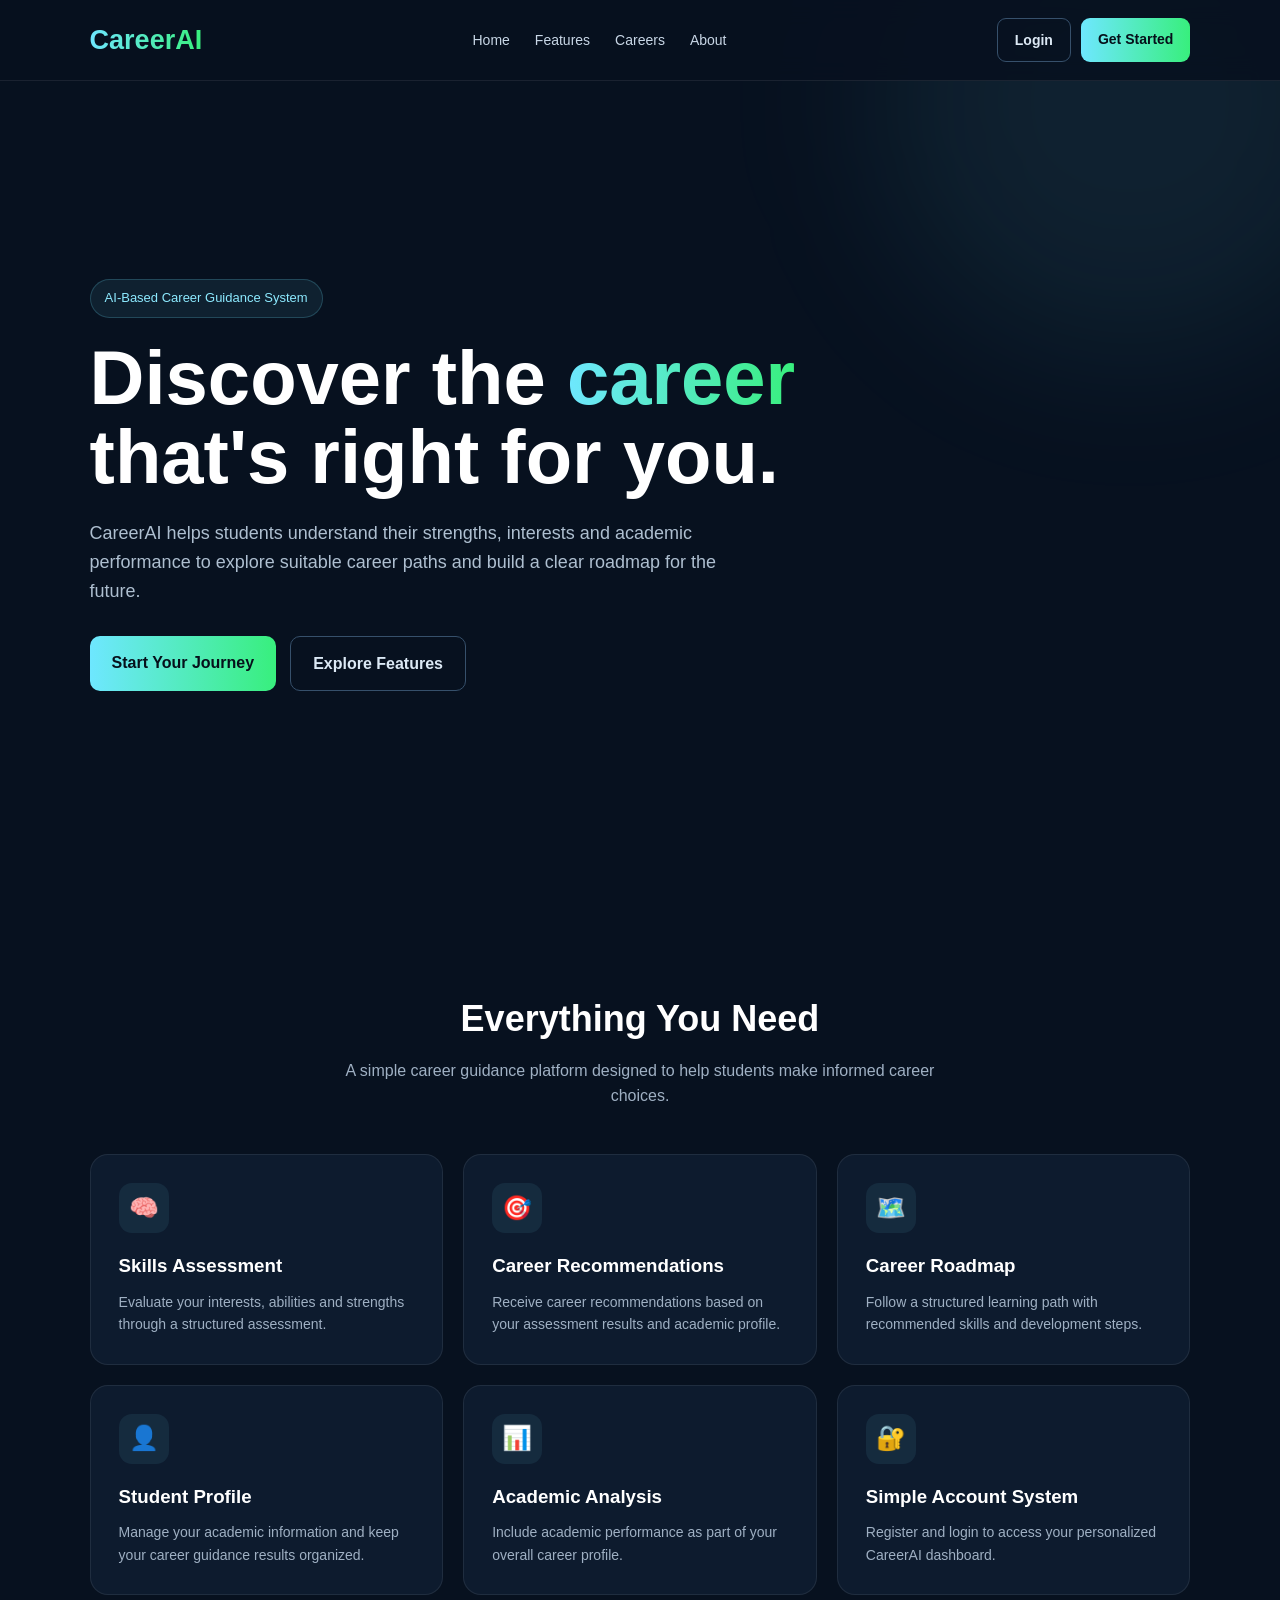
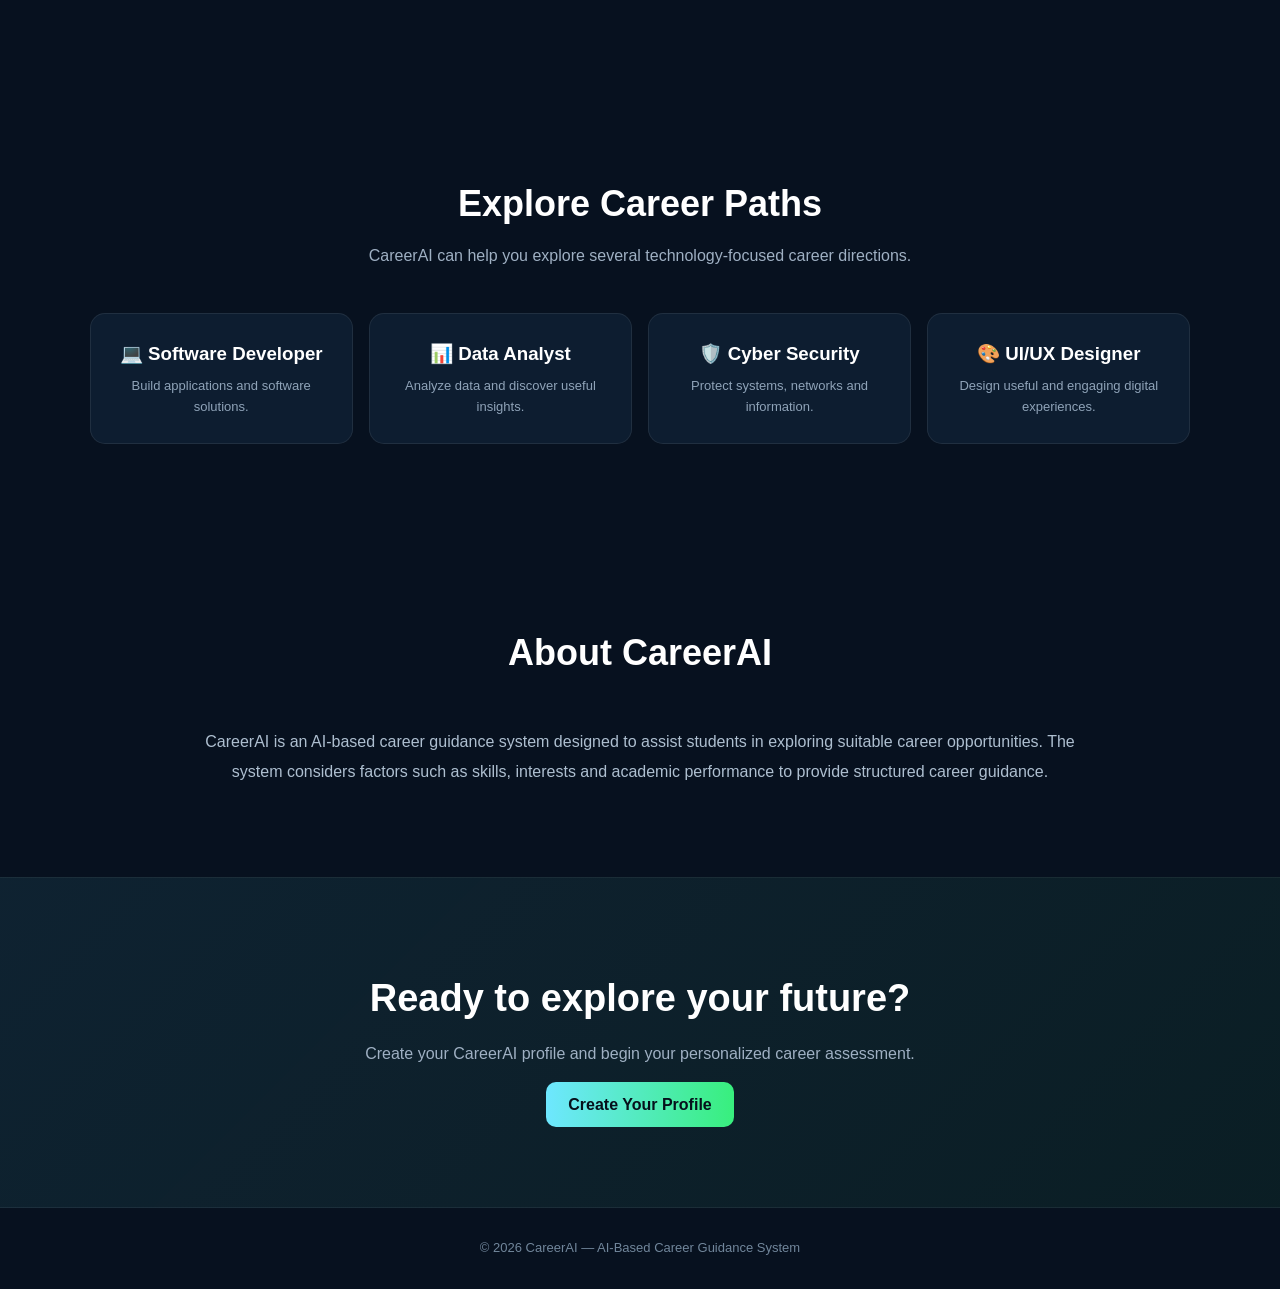
<file: index.html>
<!DOCTYPE html>
<html lang="en">
<head>
<meta charset="UTF-8">
<meta name="viewport" content="width=device-width, initial-scale=1.0">

<title>CareerAI | AI-Based Career Guidance System</title>

<style>

*{
    margin:0;
    padding:0;
    box-sizing:border-box;
    scroll-behavior:smooth;
}

body{
    font-family:Arial,sans-serif;
    background:#07111f;
    color:#fff;
    line-height:1.6;
}

.navbar{
    position:fixed;
    top:0;
    left:0;
    width:100%;
    z-index:1000;
    padding:18px 7%;
    display:flex;
    align-items:center;
    justify-content:space-between;
    background:rgba(7,17,31,.88);
    backdrop-filter:blur(12px);
    border-bottom:1px solid rgba(255,255,255,.08);
}

.logo{
    font-size:27px;
    font-weight:900;
    background:linear-gradient(90deg,#6ee7ff,#38ef7d);
    background-clip:text;
    -webkit-background-clip:text;
    -webkit-text-fill-color:transparent;
}

.nav-links{
    display:flex;
    gap:25px;
    list-style:none;
}

.nav-links a{
    color:#c8d7e6;
    text-decoration:none;
    font-size:14px;
}

.nav-links a:hover{
    color:#6ee7ff;
}

.nav-buttons{
    display:flex;
    gap:10px;
}

.btn{
    display:inline-block;
    padding:10px 17px;
    border-radius:9px;
    text-decoration:none;
    font-weight:700;
    font-size:14px;
}

.btn-outline{
    border:1px solid #36506b;
    color:#dce9f5;
}

.btn-primary{
    background:linear-gradient(90deg,#6ee7ff,#38ef7d);
    color:#06101b;
}

.hero{
    min-height:100vh;
    padding:150px 7% 80px;
    display:flex;
    align-items:center;
    position:relative;
    overflow:hidden;
}

.hero::before{
    content:"";
    position:absolute;
    width:500px;
    height:500px;
    background:rgba(110,231,255,.08);
    border-radius:50%;
    filter:blur(80px);
    top:-150px;
    right:-100px;
}

.hero-content{
    max-width:760px;
    position:relative;
    z-index:2;
}

.badge{
    display:inline-block;
    padding:8px 14px;
    border-radius:20px;
    background:rgba(110,231,255,.08);
    border:1px solid rgba(110,231,255,.2);
    color:#8deaff;
    font-size:13px;
    margin-bottom:20px;
}

.hero h1{
    font-size:clamp(42px,7vw,76px);
    line-height:1.05;
    margin-bottom:22px;
}

.gradient-text{
    background:linear-gradient(90deg,#6ee7ff,#38ef7d);
    background-clip:text;
    -webkit-background-clip:text;
    -webkit-text-fill-color:transparent;
}

.hero p{
    color:#aebfd0;
    font-size:18px;
    max-width:650px;
    margin-bottom:30px;
}

.hero-buttons{
    display:flex;
    gap:14px;
    flex-wrap:wrap;
}

.hero-btn{
    padding:14px 22px;
    border-radius:10px;
    text-decoration:none;
    font-weight:800;
}

.primary{
    background:linear-gradient(90deg,#6ee7ff,#38ef7d);
    color:#06101b;
}

.secondary{
    border:1px solid #36506b;
    color:#dce9f5;
}

section{
    padding:90px 7%;
}

.section-heading{
    text-align:center;
    margin-bottom:45px;
}

.section-heading h2{
    font-size:36px;
    margin-bottom:10px;
}

.section-heading p{
    color:#9fb0c3;
    max-width:650px;
    margin:auto;
}

.features{
    display:grid;
    grid-template-columns:repeat(3,1fr);
    gap:20px;
}

.feature{
    background:rgba(15,30,50,.85);
    border:1px solid rgba(255,255,255,.08);
    border-radius:18px;
    padding:28px;
    transition:.25s;
}

.feature:hover{
    transform:translateY(-6px);
    border-color:rgba(110,231,255,.3);
}

.icon{
    width:50px;
    height:50px;
    display:flex;
    align-items:center;
    justify-content:center;
    border-radius:13px;
    background:rgba(110,231,255,.08);
    font-size:24px;
    margin-bottom:18px;
}

.feature h3{
    margin-bottom:10px;
}

.feature p{
    color:#9fb0c3;
    font-size:14px;
}

.careers{
    display:grid;
    grid-template-columns:repeat(4,1fr);
    gap:16px;
}

.career{
    padding:25px 18px;
    text-align:center;
    background:#0d1d30;
    border:1px solid rgba(255,255,255,.08);
    border-radius:15px;
}

.career h3{
    margin-bottom:7px;
}

.career p{
    color:#8fa3b8;
    font-size:13px;
}

.about{
    max-width:900px;
    margin:auto;
    text-align:center;
}

.about p{
    color:#aebfd0;
    line-height:1.9;
}

.cta{
    text-align:center;
    background:
        linear-gradient(
            135deg,
            rgba(110,231,255,.08),
            rgba(56,239,125,.06)
        );
    border-top:1px solid rgba(255,255,255,.06);
    border-bottom:1px solid rgba(255,255,255,.06);
}

.cta h2{
    font-size:38px;
    margin-bottom:12px;
}

.cta p{
    color:#9fb0c3;
    margin-bottom:25px;
}

footer{
    padding:30px 7%;
    text-align:center;
    color:#71869b;
    font-size:13px;
}

@media(max-width:900px){

    .features{
        grid-template-columns:1fr 1fr;
    }

    .careers{
        grid-template-columns:1fr 1fr;
    }

    .nav-links{
        display:none;
    }

}

@media(max-width:600px){

    .navbar{
        padding:16px 5%;
    }

    .nav-buttons .btn-outline{
        display:none;
    }

    .hero{
        padding:130px 6% 70px;
    }

    .hero h1{
        font-size:43px;
    }

    .hero p{
        font-size:16px;
    }

    section{
        padding:70px 6%;
    }

    .features,
    .careers{
        grid-template-columns:1fr;
    }

    .section-heading h2,
    .cta h2{
        font-size:30px;
    }

}

</style>
</head>

<body>

<nav class="navbar">

    <div class="logo">
        CareerAI
    </div>

    <ul class="nav-links">

        <li>
            <a href="#home">Home</a>
        </li>

        <li>
            <a href="#features">Features</a>
        </li>

        <li>
            <a href="#careers">Careers</a>
        </li>

        <li>
            <a href="#about">About</a>
        </li>

    </ul>

    <div class="nav-buttons">

        <a
            class="btn btn-outline"
            href="login.html">
            Login
        </a>

        <a
            class="btn btn-primary"
            href="register.html">
            Get Started
        </a>

    </div>

</nav>


<section class="hero" id="home">

    <div class="hero-content">

        <span class="badge">
            AI-Based Career Guidance System
        </span>

        <h1>
            Discover the
            <span class="gradient-text">
                career
            </span>
            that's right for you.
        </h1>

        <p>
            CareerAI helps students understand their
            strengths, interests and academic performance
            to explore suitable career paths and build a
            clear roadmap for the future.
        </p>

        <div class="hero-buttons">

            <a
                class="hero-btn primary"
                href="register.html">
                Start Your Journey
            </a>

            <a
                class="hero-btn secondary"
                href="#features">
                Explore Features
            </a>

        </div>

    </div>

</section>


<section id="features">

    <div class="section-heading">

        <h2>
            Everything You Need
        </h2>

        <p>
            A simple career guidance platform designed
            to help students make informed career choices.
        </p>

    </div>

    <div class="features">

        <div class="feature">

            <div class="icon">
                🧠
            </div>

            <h3>
                Skills Assessment
            </h3>

            <p>
                Evaluate your interests, abilities and
                strengths through a structured assessment.
            </p>

        </div>

        <div class="feature">

            <div class="icon">
                🎯
            </div>

            <h3>
                Career Recommendations
            </h3>

            <p>
                Receive career recommendations based on
                your assessment results and academic profile.
            </p>

        </div>

        <div class="feature">

            <div class="icon">
                🗺️
            </div>

            <h3>
                Career Roadmap
            </h3>

            <p>
                Follow a structured learning path with
                recommended skills and development steps.
            </p>

        </div>

        <div class="feature">

            <div class="icon">
                👤
            </div>

            <h3>
                Student Profile
            </h3>

            <p>
                Manage your academic information and
                keep your career guidance results organized.
            </p>

        </div>

        <div class="feature">

            <div class="icon">
                📊
            </div>

            <h3>
                Academic Analysis
            </h3>

            <p>
                Include academic performance as part of
                your overall career profile.
            </p>

        </div>

        <div class="feature">

            <div class="icon">
                🔐
            </div>

            <h3>
                Simple Account System
            </h3>

            <p>
                Register and login to access your
                personalized CareerAI dashboard.
            </p>

        </div>

    </div>

</section>


<section id="careers">

    <div class="section-heading">

        <h2>
            Explore Career Paths
        </h2>

        <p>
            CareerAI can help you explore several
            technology-focused career directions.
        </p>

    </div>

    <div class="careers">

        <div class="career">

            <h3>
                💻 Software Developer
            </h3>

            <p>
                Build applications and software solutions.
            </p>

        </div>

        <div class="career">

            <h3>
                📊 Data Analyst
            </h3>

            <p>
                Analyze data and discover useful insights.
            </p>

        </div>

        <div class="career">

            <h3>
                🛡️ Cyber Security
            </h3>

            <p>
                Protect systems, networks and information.
            </p>

        </div>

        <div class="career">

            <h3>
                🎨 UI/UX Designer
            </h3>

            <p>
                Design useful and engaging digital experiences.
            </p>

        </div>

    </div>

</section>


<section id="about">

    <div class="about">

        <div class="section-heading">

            <h2>
                About CareerAI
            </h2>

        </div>

        <p>
            CareerAI is an AI-based career guidance system
            designed to assist students in exploring
            suitable career opportunities. The system
            considers factors such as skills, interests
            and academic performance to provide structured
            career guidance.
        </p>

    </div>

</section>


<section class="cta">

    <h2>
        Ready to explore your future?
    </h2>

    <p>
        Create your CareerAI profile and begin your
        personalized career assessment.
    </p>

    <a
        class="hero-btn primary"
        href="register.html">
        Create Your Profile
    </a>

</section>


<footer>

    © 2026 CareerAI —
    AI-Based Career Guidance System

</footer>


<script>

document.querySelectorAll(
    'a[href^="#"]'
).forEach(function(link){

    link.addEventListener(
        "click",
        function(event){

            const target =
                document.querySelector(
                    this.getAttribute("href")
                );

            if(target){

                event.preventDefault();

                target.scrollIntoView({
                    behavior:"smooth"
                });

            }

        }
    );

});

window.addEventListener(
    "scroll",
    function(){

        const navbar =
            document.querySelector(".navbar");

        if(window.scrollY > 30){

            navbar.style.boxShadow =
                "0 10px 30px rgba(0,0,0,.25)";

        }else{

            navbar.style.boxShadow = "none";

        }

    }
);

</script>

</body>
</html>
</file>
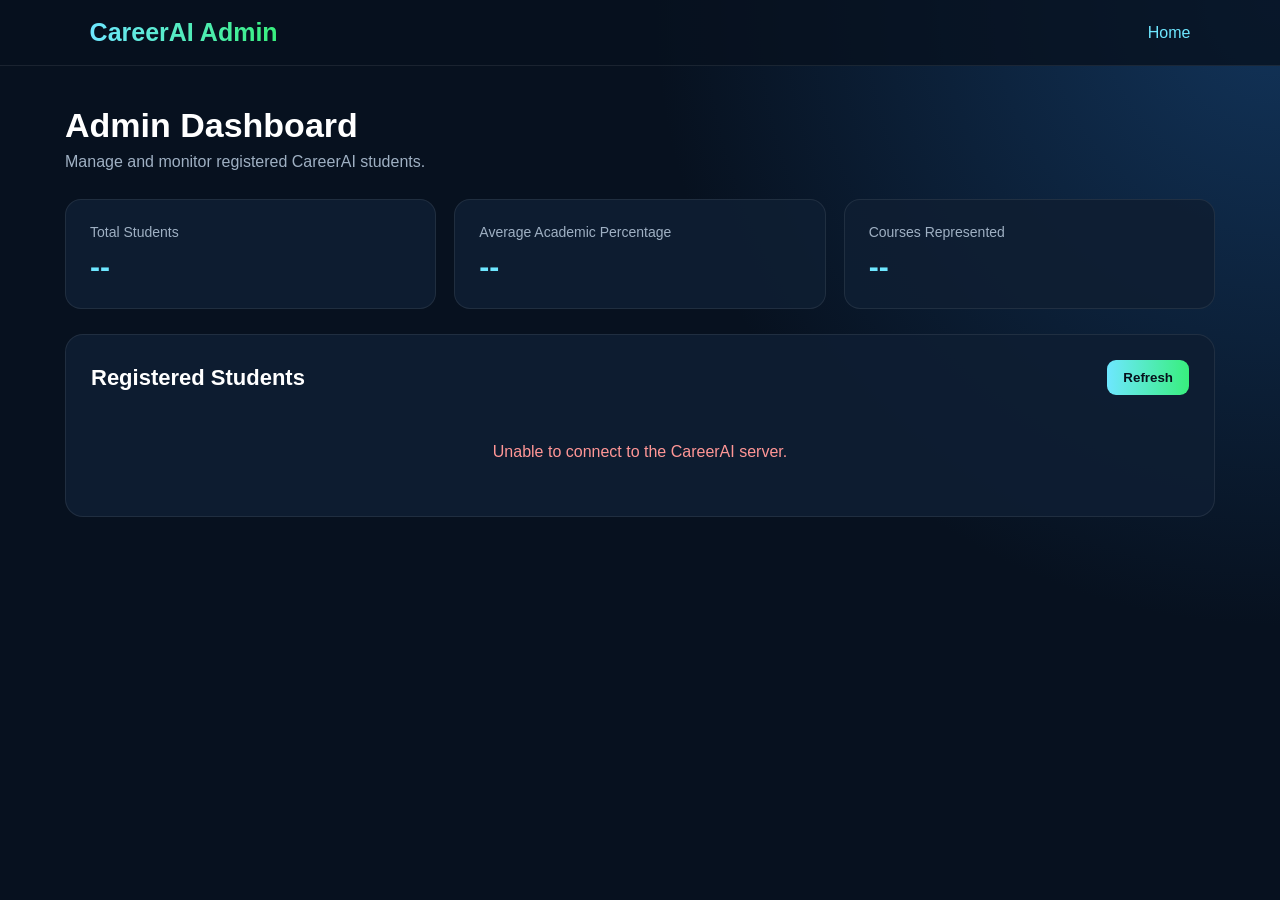
<file: admin.html>
<!DOCTYPE html>
<html lang="en">
<head>
<meta charset="UTF-8">
<meta name="viewport" content="width=device-width, initial-scale=1.0">
<title>Admin Panel | CareerAI</title>

<style>
*{
    box-sizing:border-box;
    margin:0;
    padding:0;
}

body{
    font-family:Arial,sans-serif;
    background:
        radial-gradient(circle at top right,#12345a,transparent 40%),
        #07111f;
    color:#fff;
    min-height:100vh;
}

.navbar{
    padding:18px 7%;
    display:flex;
    justify-content:space-between;
    align-items:center;
    border-bottom:1px solid rgba(255,255,255,.08);
    background:rgba(7,17,31,.8);
}

.logo{
    font-size:25px;
    font-weight:800;
    background:linear-gradient(90deg,#6ee7ff,#38ef7d);
    background-clip:text;
    -webkit-background-clip:text;
    -webkit-text-fill-color:transparent;
}

.back{
    color:#6ee7ff;
    text-decoration:none;
}

.container{
    width:92%;
    max-width:1150px;
    margin:40px auto;
}

.header{
    margin-bottom:28px;
}

.header h1{
    font-size:34px;
    margin-bottom:8px;
}

.header p{
    color:#9fb0c3;
}

.stats{
    display:grid;
    grid-template-columns:repeat(3,1fr);
    gap:18px;
    margin-bottom:25px;
}

.stat{
    background:rgba(15,30,50,.9);
    border:1px solid rgba(255,255,255,.08);
    border-radius:16px;
    padding:24px;
}

.stat-label{
    color:#9fb0c3;
    font-size:14px;
    margin-bottom:10px;
}

.stat-value{
    font-size:30px;
    font-weight:800;
    color:#6ee7ff;
}

.table-card{
    background:rgba(15,30,50,.92);
    border:1px solid rgba(255,255,255,.08);
    border-radius:18px;
    padding:25px;
    overflow:hidden;
}

.table-header{
    display:flex;
    justify-content:space-between;
    align-items:center;
    gap:15px;
    margin-bottom:18px;
}

.table-header h2{
    font-size:22px;
}

.refresh{
    border:none;
    padding:10px 16px;
    border-radius:9px;
    background:linear-gradient(90deg,#6ee7ff,#38ef7d);
    color:#06101b;
    font-weight:800;
    cursor:pointer;
}

.table-wrapper{
    overflow-x:auto;
}

table{
    width:100%;
    border-collapse:collapse;
    min-width:700px;
}

th,td{
    padding:14px 12px;
    text-align:left;
    border-bottom:1px solid rgba(255,255,255,.07);
}

th{
    color:#6ee7ff;
    font-size:13px;
    text-transform:uppercase;
}

td{
    color:#d8e5f0;
}

.view{
    display:inline-block;
    padding:7px 11px;
    border-radius:7px;
    background:#0d2034;
    border:1px solid #29415c;
    color:#6ee7ff;
    text-decoration:none;
    font-size:13px;
}

.view:hover{
    border-color:#6ee7ff;
}

.message{
    text-align:center;
    color:#9fb0c3;
    padding:30px;
}

.error{
    color:#ff9696;
}

@media(max-width:700px){
    .stats{
        grid-template-columns:1fr;
    }

    .header h1{
        font-size:28px;
    }

    .table-card{
        padding:18px;
    }
}
</style>
</head>

<body>

<nav class="navbar">
    <div class="logo">CareerAI Admin</div>
    <a class="back" href="../index.html">Home</a>
</nav>

<main class="container">

    <div class="header">
        <h1>Admin Dashboard</h1>
        <p>
            Manage and monitor registered CareerAI students.
        </p>
    </div>

    <div class="stats">

        <div class="stat">
            <div class="stat-label">
                Total Students
            </div>

            <div class="stat-value" id="totalStudents">
                --
            </div>
        </div>

        <div class="stat">
            <div class="stat-label">
                Average Academic Percentage
            </div>

            <div class="stat-value" id="averagePercentage">
                --
            </div>
        </div>

        <div class="stat">
            <div class="stat-label">
                Courses Represented
            </div>

            <div class="stat-value" id="courseCount">
                --
            </div>
        </div>

    </div>

    <div class="table-card">

        <div class="table-header">

            <h2>Registered Students</h2>

            <button
                class="refresh"
                onclick="loadStudents()">
                Refresh
            </button>

        </div>

        <div id="message" class="message">
            Loading students...
        </div>

        <div class="table-wrapper" id="tableWrapper"
             style="display:none;">

            <table>

                <thead>
                    <tr>
                        <th>ID</th>
                        <th>Name</th>
                        <th>Email</th>
                        <th>Course</th>
                        <th>Academic %</th>
                        <th>Profile</th>
                    </tr>
                </thead>

                <tbody id="studentTable"></tbody>

            </table>

        </div>

    </div>

</main>

<script>

const API_URL =
    "https://careerai-r4qf.onrender.com/api/students";

async function loadStudents(){

    const message =
        document.getElementById("message");

    const tableWrapper =
        document.getElementById("tableWrapper");

    const table =
        document.getElementById("studentTable");

    message.className = "message";
    message.textContent =
        "Loading students...";

    tableWrapper.style.display = "none";

    try{

        const response =
            await fetch(API_URL);

        if(!response.ok){
            throw new Error("Unable to load students.");
        }

        const students =
            await response.json();

        document.getElementById("totalStudents")
            .textContent = students.length;

        let totalPercentage = 0;

        const courses = new Set();

        students.forEach(function(student){

            totalPercentage +=
                Number(student.academicPercentage || 0);

            if(student.course){
                courses.add(student.course);
            }

        });

        const average =
            students.length > 0
            ? totalPercentage / students.length
            : 0;

        document.getElementById("averagePercentage")
            .textContent =
                average.toFixed(1) + "%";

        document.getElementById("courseCount")
            .textContent = courses.size;

        table.innerHTML = "";

        if(students.length === 0){

            message.textContent =
                "No students registered yet.";

            return;

        }

        students.forEach(function(student){

            const row =
                document.createElement("tr");

            row.innerHTML = `

                <td>${student.id ?? "--"}</td>

                <td>${escapeHTML(student.name)}</td>

                <td>${escapeHTML(student.email)}</td>

                <td>${escapeHTML(student.course)}</td>

                <td>
                    ${student.academicPercentage ?? "--"}%
                </td>

                <td>
                    <a
                        class="view"
                        href="profile.html?id=${student.id}">
                        View
                    </a>
                </td>
            `;

            table.appendChild(row);

        });

        message.style.display = "none";
        tableWrapper.style.display = "block";

    }catch(error){

        message.className =
            "message error";

        message.textContent =
            "Unable to connect to the CareerAI server.";

        console.error(error);

    }

}

function escapeHTML(value){

    if(value === null || value === undefined){
        return "";
    }

    return String(value)
        .replace(/&/g,"&amp;")
        .replace(/</g,"&lt;")
        .replace(/>/g,"&gt;")
        .replace(/"/g,"&quot;")
        .replace(/'/g,"&#039;");
}

loadStudents();

</script>

</body>
</html>
</file>
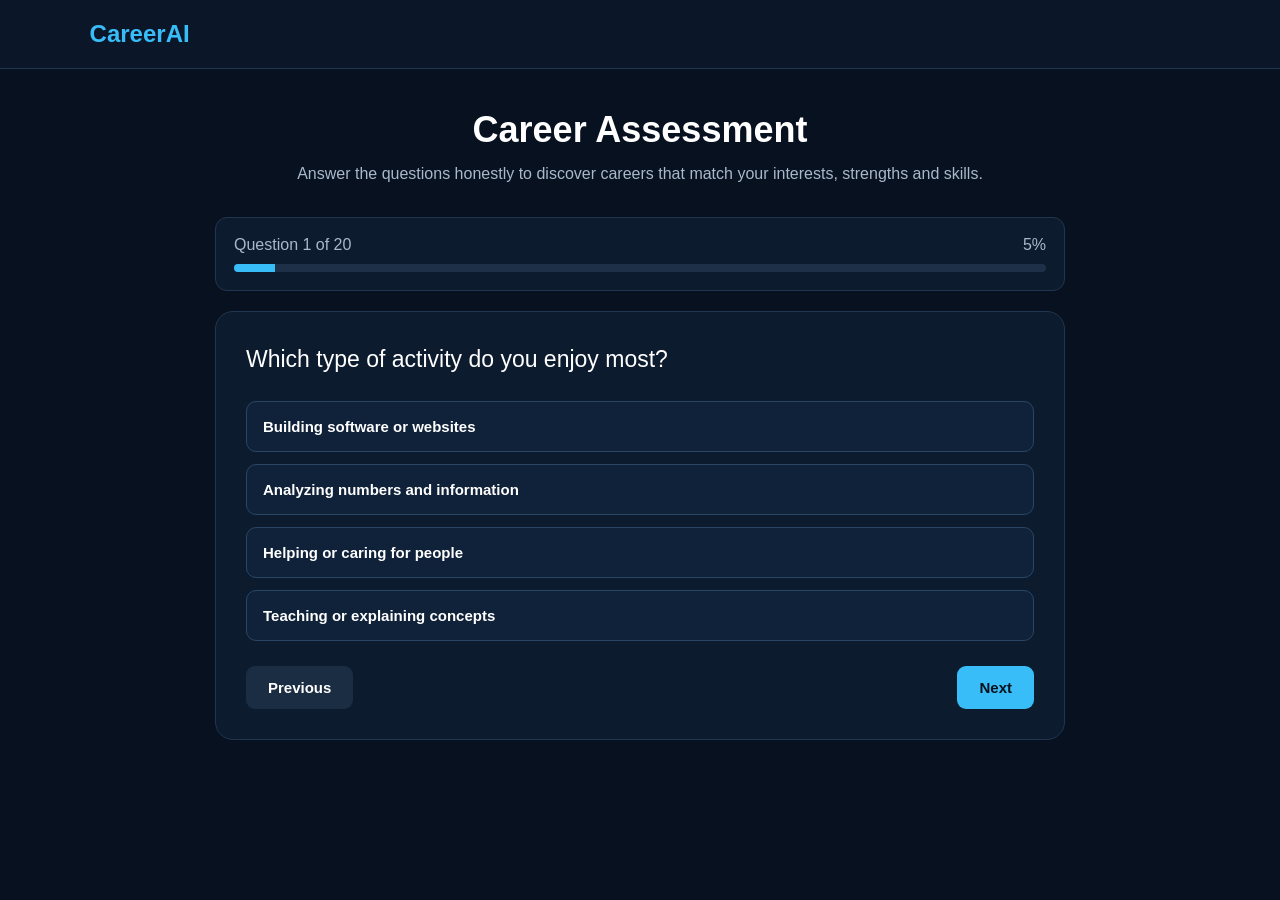
<file: assessment.html>
<!DOCTYPE html>
<html lang="en">

<head>

    <meta charset="UTF-8">

    <meta
        name="viewport"
        content="width=device-width, initial-scale=1.0">

    <title>Career Assessment - CareerAI</title>

    <style>

        *{
            margin:0;
            padding:0;
            box-sizing:border-box;
        }

        body{
            font-family:Arial,sans-serif;
            background:#07111f;
            color:white;
            min-height:100vh;
        }

        .navbar{
            padding:20px 7%;
            background:#0b1728;
            border-bottom:1px solid #203650;
        }

        .logo{
            font-size:24px;
            font-weight:bold;
            color:#38bdf8;
        }

        .container{
            width:90%;
            max-width:850px;
            margin:40px auto;
        }

        .header{
            text-align:center;
            margin-bottom:30px;
        }

        .header h1{
            font-size:36px;
            margin-bottom:10px;
        }

        .header p{
            color:#a9b8ca;
            line-height:1.6;
        }

        .progress-box{
            background:#0d1b2e;
            border:1px solid #203650;
            padding:18px;
            border-radius:12px;
            margin-bottom:20px;
        }

        .progress-text{
            display:flex;
            justify-content:space-between;
            margin-bottom:10px;
            color:#a9b8ca;
        }

        .progress-bar{
            width:100%;
            height:8px;
            background:#1d3048;
            border-radius:20px;
            overflow:hidden;
        }

        .progress{
            width:5%;
            height:100%;
            background:#38bdf8;
            transition:.3s ease;
        }

        .question-card{
            background:#0d1b2e;
            border:1px solid #203650;
            border-radius:18px;
            padding:30px;
        }

        .question{
            font-size:23px;
            line-height:1.5;
            margin-bottom:25px;
        }

        .options{
            display:grid;
            gap:12px;
        }

        .option{
            display:block;
            width:100%;
            text-align:left;
            padding:16px;
            border:1px solid #294665;
            border-radius:10px;
            background:#102239;
            color:white;
            cursor:pointer;
            transition:.2s ease;
            font-size:15px;
        }

        .option:hover{
            border-color:#38bdf8;
            background:#142b45;
        }

        .option.selected{
            border-color:#38bdf8;
            background:#123c59;
        }

        .buttons{
            display:flex;
            justify-content:space-between;
            gap:15px;
            margin-top:25px;
        }

        button{
            border:none;
            cursor:pointer;
            padding:13px 22px;
            border-radius:9px;
            font-weight:bold;
            font-size:15px;
        }

        .previous{
            background:#1b2d43;
            color:white;
        }

        .next{
            background:#38bdf8;
            color:#06111d;
        }

        .result{
            text-align:center;
        }

        .result h2{
            color:#38bdf8;
            font-size:32px;
            margin-bottom:15px;
        }

        .score{
            font-size:22px;
            margin:20px 0;
        }

        .description{
            color:#b9c8d9;
            line-height:1.7;
            margin-bottom:25px;
        }

        .skills{
            display:flex;
            flex-wrap:wrap;
            justify-content:center;
            gap:10px;
        }

        .skill{
            background:#142943;
            border:1px solid #294665;
            padding:9px 14px;
            border-radius:20px;
        }

        .dashboard-btn{
            display:inline-block;
            margin-top:30px;
            padding:13px 20px;
            background:#38bdf8;
            color:#06111d;
            text-decoration:none;
            border-radius:9px;
            font-weight:bold;
        }

        @media(max-width:600px){

            .header h1{
                font-size:29px;
            }

            .question{
                font-size:20px;
            }

            .question-card{
                padding:22px;
            }

        }

    </style>

</head>

<body>

<nav class="navbar">

    <div class="logo">
        CareerAI
    </div>

</nav>


<div class="container">

    <div class="header">

        <h1>
            Career Assessment
        </h1>

        <p>
            Answer the questions honestly to discover careers that match your interests, strengths and skills.
        </p>

    </div>


    <div id="assessmentArea"></div>

</div>


<script>

/* =========================
   QUESTIONS
========================= */

const questions = [

    {
        question:"Which type of activity do you enjoy most?",
        options:[
            ["Building software or websites","software"],
            ["Analyzing numbers and information","data"],
            ["Helping or caring for people","healthcare"],
            ["Teaching or explaining concepts","teacher"]
        ]
    },

    {
        question:"Which subject interests you the most?",
        options:[
            ["Computer Science","technology"],
            ["Biology","biology"],
            ["Mathematics and Statistics","data"],
            ["Education and Languages","education"]
        ]
    },

    {
        question:"What kind of problem do you enjoy solving?",
        options:[
            ["Technical problems","technology"],
            ["Scientific problems","research"],
            ["Health-related problems","medical"],
            ["Business problems","business"]
        ]
    },

    {
        question:"Which activity sounds most interesting?",
        options:[
            ["Writing computer programs","software"],
            ["Conducting laboratory experiments","lab"],
            ["Working with patients","patient"],
            ["Teaching students","teacher"]
        ]
    },

    {
        question:"Which skill describes you best?",
        options:[
            ["Logical thinking","technology"],
            ["Scientific thinking","research"],
            ["Empathy and patience","patient"],
            ["Communication","communication"]
        ]
    },

    {
        question:"What would you enjoy working with?",
        options:[
            ["Computers and technology","technology"],
            ["Biological systems and living organisms","biology"],
            ["Medicines and healthcare","pharmacy"],
            ["Students and learners","education"]
        ]
    },

    {
        question:"Which environment would you prefer?",
        options:[
            ["Technology company","software"],
            ["Hospital or clinic","healthcare"],
            ["Laboratory or research centre","lab"],
            ["School or college","education"]
        ]
    },

    {
        question:"Which task sounds most enjoyable?",
        options:[
            ["Designing an application","software"],
            ["Analyzing experimental results","data"],
            ["Helping a patient recover","patient"],
            ["Explaining a difficult topic","teacher"]
        ]
    },

    {
        question:"Which area interests you most?",
        options:[
            ["Artificial Intelligence","ai"],
            ["Human health","medical"],
            ["Genetics and biotechnology","biology"],
            ["Business and management","business"]
        ]
    },

    {
        question:"How do you prefer to work?",
        options:[
            ["Independently with technology","technology"],
            ["With patients and healthcare teams","healthcare"],
            ["With experiments and research","research"],
            ["With students and groups","teacher"]
        ]
    },

    {
        question:"Which skill would you most like to develop?",
        options:[
            ["Programming","software"],
            ["Clinical skills","medical"],
            ["Laboratory techniques","lab"],
            ["Presentation and teaching","teacher"]
        ]
    },

    {
        question:"Which subject combination attracts you?",
        options:[
            ["Programming and Mathematics","ai"],
            ["Biology and Chemistry","biology"],
            ["Medicine and Anatomy","medical"],
            ["Business and Statistics","business"]
        ]
    },

    {
        question:"What kind of impact would you like to make?",
        options:[
            ["Create useful technology","technology"],
            ["Improve people's health","healthcare"],
            ["Discover new scientific knowledge","research"],
            ["Help people learn","education"]
        ]
    },

    {
        question:"Which task would you choose?",
        options:[
            ["Protecting computer systems","cybersecurity"],
            ["Developing medicines","pharmacy"],
            ["Testing biological samples","lab"],
            ["Teaching a class","teacher"]
        ]
    },

    {
        question:"Which career activity sounds most appealing?",
        options:[
            ["Building cloud systems","cloud"],
            ["Working with medicines","pharmacy"],
            ["Helping people improve movement","physiotherapy"],
            ["Performing scientific research","research"]
        ]
    },

    {
        question:"What type of work suits your personality?",
        options:[
            ["Technical and analytical","technology"],
            ["Caring and people-focused","patient"],
            ["Scientific and experimental","research"],
            ["Educational and communicative","education"]
        ]
    },

    {
        question:"Which technology area interests you?",
        options:[
            ["Cybersecurity","cybersecurity"],
            ["Cloud computing","cloud"],
            ["Artificial Intelligence","ai"],
            ["User interface design","design"]
        ]
    },

    {
        question:"Which healthcare area interests you most?",
        options:[
            ["Diagnosis and medicine","medical"],
            ["Patient care","nurse"],
            ["Medicines and pharmacy","pharmacy"],
            ["Physical rehabilitation","physiotherapy"]
        ]
    },

    {
        question:"Which long-term activity would you enjoy?",
        options:[
            ["Developing technology","software"],
            ["Teaching and mentoring","teacher"],
            ["Scientific research","research"],
            ["Business analysis","business"]
        ]
    },

    {
        question:"Which statement sounds most like you?",
        options:[
            ["I enjoy creating and building things","software"],
            ["I enjoy understanding living systems","biology"],
            ["I enjoy helping people directly","healthcare"],
            ["I enjoy explaining and sharing knowledge","education"]
        ]
    }

];


/* =========================
   CAREERS
========================= */

const careers = {

    "Software Developer":{
        keys:["software","technology"],
        description:"Designs, develops and maintains software applications and digital systems.",
        skills:[
            "Programming",
            "Problem Solving",
            "Algorithms",
            "Web Development",
            "Database Skills",
            "Logical Thinking"
        ]
    },

    "Data Analyst":{
        keys:["data","business"],
        description:"Analyzes data to discover patterns, trends and insights that support decision-making.",
        skills:[
            "Statistics",
            "Data Analysis",
            "Excel",
            "SQL",
            "Visualization",
            "Critical Thinking"
        ]
    },

    "AI / Machine Learning Engineer":{
        keys:["ai","technology","data"],
        description:"Develops intelligent systems using artificial intelligence and machine learning techniques.",
        skills:[
            "Python",
            "Machine Learning",
            "Mathematics",
            "Statistics",
            "Data Science",
            "Problem Solving"
        ]
    },

    "Cybersecurity Specialist":{
        keys:["cybersecurity","technology"],
        description:"Protects computer systems, networks and data from security threats.",
        skills:[
            "Networking",
            "Cybersecurity",
            "Linux",
            "Security Analysis",
            "Problem Solving",
            "Risk Management"
        ]
    },

    "UI/UX Designer":{
        keys:["design","technology"],
        description:"Designs user-friendly digital interfaces and experiences.",
        skills:[
            "UI Design",
            "UX Research",
            "Wireframing",
            "Prototyping",
            "Creativity",
            "Communication"
        ]
    },

    "Cloud Engineer":{
        keys:["cloud","technology"],
        description:"Designs and manages cloud-based infrastructure and services.",
        skills:[
            "Cloud Computing",
            "Networking",
            "Linux",
            "DevOps",
            "Security",
            "Problem Solving"
        ]
    },

    "Doctor / Medical Professional":{
        keys:["medical","healthcare"],
        description:"Works in healthcare to diagnose, treat and manage medical conditions.",
        skills:[
            "Biology",
            "Anatomy",
            "Clinical Reasoning",
            "Patient Care",
            "Communication",
            "Decision Making"
        ]
    },

    "Nurse":{
        keys:["nurse","healthcare","patient"],
        description:"Provides patient care, supports treatment and works closely with healthcare teams.",
        skills:[
            "Patient Care",
            "Communication",
            "Empathy",
            "Clinical Skills",
            "Teamwork",
            "Attention to Detail"
        ]
    },

    "Pharmacist":{
        keys:["pharmacy","healthcare"],
        description:"Works with medicines, medication safety and patient counselling.",
        skills:[
            "Pharmacology",
            "Chemistry",
            "Biology",
            "Medicine Knowledge",
            "Accuracy",
            "Patient Counselling"
        ]
    },

    "Medical Laboratory Technologist":{
        keys:["lab","biology","research"],
        description:"Performs laboratory testing and analysis that helps healthcare professionals diagnose conditions.",
        skills:[
            "Biology",
            "Chemistry",
            "Laboratory Techniques",
            "Scientific Reasoning",
            "Data Analysis",
            "Accuracy"
        ]
    },

    "Physiotherapist":{
        keys:["physiotherapy","healthcare","patient"],
        description:"Helps patients improve movement, physical function and recovery from injury or illness.",
        skills:[
            "Human Anatomy",
            "Exercise Science",
            "Patient Care",
            "Communication",
            "Observation",
            "Empathy"
        ]
    },

    "Biotechnology / Life Science Professional":{
        keys:["biology","research","lab"],
        description:"Applies biological science and research techniques to healthcare, agriculture, industry and scientific discovery.",
        skills:[
            "Biology",
            "Genetics",
            "Laboratory Techniques",
            "Research",
            "Data Analysis",
            "Scientific Reasoning"
        ]
    },

    "Teacher / Educator":{
        keys:["teacher","education","communication"],
        description:"Helps students learn, develop skills and understand academic concepts.",
        skills:[
            "Communication",
            "Teaching",
            "Presentation",
            "Subject Knowledge",
            "Patience",
            "Classroom Management"
        ]
    },

    "Lecturer / Academic Researcher":{
        keys:["education","research","communication"],
        description:"Combines advanced teaching with academic research and knowledge development.",
        skills:[
            "Research",
            "Teaching",
            "Academic Writing",
            "Communication",
            "Critical Thinking",
            "Subject Expertise"
        ]
    },

    "Business Analyst":{
        keys:["business","data"],
        description:"Studies business problems, data and processes to help organizations make better decisions.",
        skills:[
            "Data Analysis",
            "Communication",
            "Problem Solving",
            "Business Knowledge",
            "Critical Thinking",
            "Documentation"
        ]
    },

    "Research Scientist":{
        keys:["research","biology","lab"],
        description:"Conducts scientific research to investigate questions and develop new knowledge.",
        skills:[
            "Research",
            "Scientific Method",
            "Biology",
            "Laboratory Skills",
            "Data Analysis",
            "Critical Thinking"
        ]
    }

};


/* =========================
   STATE
========================= */

let currentQuestion = 0;

let answers = [];


/* =========================
   DISPLAY
========================= */

function showQuestion(){

    const area =
        document.getElementById("assessmentArea");

    const q =
        questions[currentQuestion];

    const selected =
        answers[currentQuestion];


    area.innerHTML = `

        <div class="progress-box">

            <div class="progress-text">

                <span>
                    Question ${currentQuestion + 1}
                    of ${questions.length}
                </span>

                <span>
                    ${Math.round(
                        ((currentQuestion + 1) /
                        questions.length) * 100
                    )}%
                </span>

            </div>

            <div class="progress-bar">

                <div
                    class="progress"
                    style="width:${
                        ((currentQuestion + 1) /
                        questions.length) * 100
                    }%">
                </div>

            </div>

        </div>


        <div class="question-card">

            <div class="question">
                ${q.question}
            </div>

            <div class="options">

                ${q.options.map(
                    function(option,index){

                        return `

                            <button
                                class="option ${
                                    selected === option[1]
                                    ? "selected"
                                    : ""
                                }"
                                onclick="selectAnswer(
                                    '${option[1]}',
                                    this
                                )">

                                ${option[0]}

                            </button>

                        `;

                    }
                ).join("")}

            </div>


            <div class="buttons">

                <button
                    class="previous"
                    onclick="previousQuestion()"
                    ${currentQuestion === 0 ? "disabled" : ""}>

                    Previous

                </button>


                <button
                    class="next"
                    onclick="nextQuestion()">

                    ${
                        currentQuestion === questions.length - 1
                        ? "Finish Assessment"
                        : "Next"
                    }

                </button>

            </div>

        </div>

    `;

}


function selectAnswer(value,button){

    answers[currentQuestion] = value;

    document
        .querySelectorAll(".option")
        .forEach(function(option){

            option.classList.remove("selected");

        });

    button.classList.add("selected");

}


function nextQuestion(){

    if(!answers[currentQuestion]){

        alert("Please select an answer.");

        return;

    }


    if(currentQuestion <
        questions.length - 1){

        currentQuestion++;

        showQuestion();

    }else{

        calculateResult();

    }

}


function previousQuestion(){

    if(currentQuestion > 0){

        currentQuestion--;

        showQuestion();

    }

}


/* =========================
   CALCULATE RESULT
========================= */

function calculateResult(){

    const scores = {};


    Object.keys(careers).forEach(
        function(career){

            scores[career] = 0;

        }
    );


    answers.forEach(
        function(answer){

            Object.keys(careers).forEach(
                function(careerName){

                    const career =
                        careers[careerName];

                    if(
                        career.keys.includes(answer)
                    ){

                        scores[careerName] += 1;

                    }

                }
            );

        }
    );


    /*
       Extra weighting for highly specific
       career answers.
    */

    const specialWeights = {

        "cybersecurity": "Cybersecurity Specialist",

        "cloud": "Cloud Engineer",

        "ai": "AI / Machine Learning Engineer",

        "design": "UI/UX Designer",

        "nurse": "Nurse",

        "pharmacy": "Pharmacist",

        "physiotherapy": "Physiotherapist",

        "medical": "Doctor / Medical Professional",

        "teacher": "Teacher / Educator",

        "business": "Business Analyst"

    };


    answers.forEach(
        function(answer){

            if(specialWeights[answer]){

                scores[
                    specialWeights[answer]
                ] += 2;

            }

        }
    );


    let bestCareer = "";

    let bestScore = -1;


    Object.keys(scores).forEach(
        function(careerName){

            if(
                scores[careerName] > bestScore
            ){

                bestScore =
                    scores[careerName];

                bestCareer =
                    careerName;

            }

        }
    );


    const career =
        careers[bestCareer];


    const maximumPossible =
        Math.max(questions.length,1);


    let percentage =
        Math.round(
            (bestScore / maximumPossible) * 100
        );


    percentage =
        Math.min(
            Math.max(percentage,40),
            98
        );


    const assessment = {

        career:bestCareer,

        score:percentage,

        description:career.description,

        skills:career.skills

    };


    localStorage.setItem(
        "careerAIAssessment",
        JSON.stringify(assessment)
    );


    showResult(assessment);

}


/* =========================
   RESULT
========================= */

function showResult(assessment){

    const area =
        document.getElementById("assessmentArea");


    area.innerHTML = `

        <div class="question-card result">

            <h2>
                ${assessment.career}
            </h2>

            <div class="score">
                Match Score:
                <strong>
                    ${assessment.score}%
                </strong>
            </div>

            <p class="description">
                ${assessment.description}
            </p>

            <h3 style="margin-bottom:15px;">
                Recommended Skills
            </h3>

            <div class="skills">

                ${assessment.skills.map(
                    function(skill){

                        return `

                            <span class="skill">
                                ${skill}
                            </span>

                        `;

                    }
                ).join("")}

            </div>


            <a
                href="recommendations.html"
                class="dashboard-btn">

                View Career Recommendation

            </a>

        </div>

    `;

}


/* =========================
   START
========================= */

showQuestion();

</script>

</body>
</html>
</file>
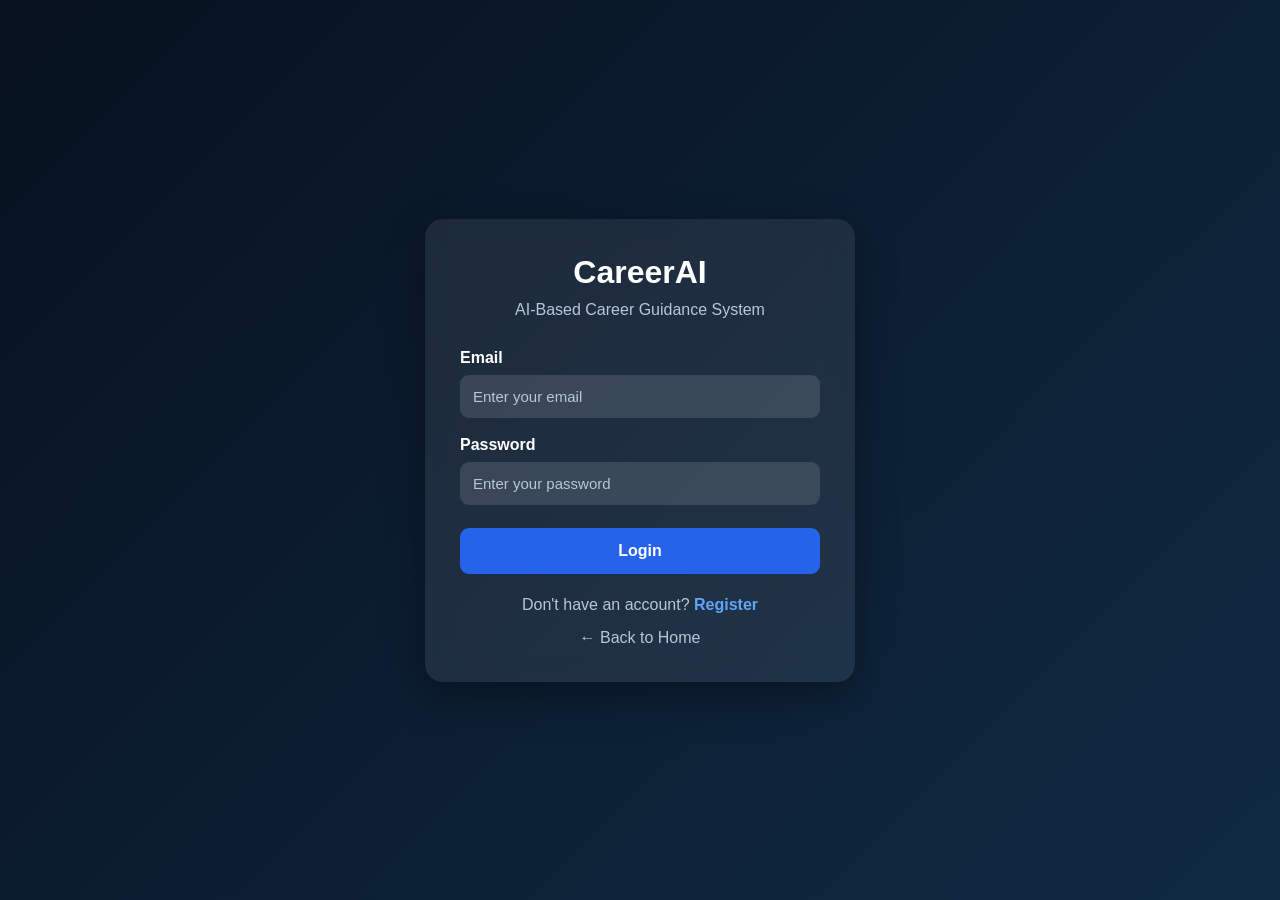
<file: dashboard.html>
<!DOCTYPE html>
<html lang="en">
<head>
<meta charset="UTF-8">
<meta name="viewport" content="width=device-width, initial-scale=1.0">
<title>Dashboard | CareerAI</title>

<style>
*{
    box-sizing:border-box;
    margin:0;
    padding:0;
}

body{
    font-family:Arial,sans-serif;
    background:
        radial-gradient(circle at top right,#12345a,transparent 40%),
        #07111f;
    color:#fff;
    min-height:100vh;
}

.navbar{
    padding:18px 7%;
    display:flex;
    justify-content:space-between;
    align-items:center;
    border-bottom:1px solid rgba(255,255,255,.08);
    background:rgba(7,17,31,.8);
}

.logo{
    font-size:25px;
    font-weight:800;
    background:linear-gradient(90deg,#6ee7ff,#38ef7d);
    background-clip:text;
    -webkit-background-clip:text;
    -webkit-text-fill-color:transparent;
}

.logout{
    border:1px solid #36506b;
    background:transparent;
    color:#dce9f5;
    padding:9px 16px;
    border-radius:8px;
    cursor:pointer;
}

.logout:hover{
    border-color:#6ee7ff;
}

.container{
    width:90%;
    max-width:1100px;
    margin:40px auto;
}

.welcome{
    margin-bottom:30px;
}

.welcome h1{
    font-size:34px;
    margin-bottom:8px;
}

.welcome p{
    color:#9fb0c3;
}

.grid{
    display:grid;
    grid-template-columns:repeat(3,1fr);
    gap:18px;
}

.card{
    background:rgba(15,30,50,.88);
    border:1px solid rgba(255,255,255,.08);
    border-radius:16px;
    padding:24px;
    box-shadow:0 15px 40px rgba(0,0,0,.2);
}

.card h3{
    color:#9fb0c3;
    font-size:14px;
    margin-bottom:10px;
}

.value{
    font-size:25px;
    font-weight:700;
}

.section{
    margin-top:25px;
}

.section h2{
    margin-bottom:16px;
}

.recommendation{
    border:1px solid rgba(110,231,255,.18);
    background:linear-gradient(
        135deg,
        rgba(110,231,255,.08),
        rgba(56,239,125,.06)
    );
}

.career{
    font-size:28px;
    font-weight:800;
    margin-bottom:10px;
    color:#6ee7ff;
}

.description{
    color:#b7c7d8;
    line-height:1.7;
}

.score{
    margin-top:18px;
    font-size:18px;
}

.actions{
    display:grid;
    grid-template-columns:repeat(4,1fr);
    gap:14px;
}

.action{
    text-decoration:none;
    text-align:center;
    padding:16px 10px;
    border-radius:11px;
    background:#0d2034;
    border:1px solid #29415c;
    color:#fff;
    transition:.2s;
}

.action:hover{
    border-color:#6ee7ff;
    transform:translateY(-2px);
}

.skills{
    display:flex;
    flex-wrap:wrap;
    gap:10px;
    margin-top:16px;
}

.skill{
    padding:8px 12px;
    border-radius:20px;
    background:rgba(110,231,255,.08);
    border:1px solid rgba(110,231,255,.2);
    color:#bcefff;
    font-size:13px;
}

.empty{
    color:#9fb0c3;
    line-height:1.6;
}

@media(max-width:800px){
    .grid{
        grid-template-columns:1fr;
    }

    .actions{
        grid-template-columns:1fr 1fr;
    }

    .welcome h1{
        font-size:28px;
    }
}

@media(max-width:450px){
    .actions{
        grid-template-columns:1fr;
    }

    .container{
        width:92%;
    }
}
</style>
</head>

<body>

<nav class="navbar">
    <div class="logo">CareerAI</div>

    <button class="logout" onclick="logout()">
        Logout
    </button>
</nav>

<main class="container">

    <div class="welcome">
        <h1 id="welcomeName">Welcome</h1>
        <p>Your personalized career guidance dashboard</p>
    </div>

    <div class="grid">

        <div class="card">
            <h3>Academic Percentage</h3>
            <div class="value" id="academic">--</div>
        </div>

        <div class="card">
            <h3>Student ID</h3>
            <div class="value" id="studentId">--</div>
        </div>

        <div class="card">
            <h3>Assessment Status</h3>
            <div class="value" id="status">Not Taken</div>
        </div>

    </div>

    <section class="section">
        <div class="card recommendation">

            <h2>Recommended Career</h2>

            <div class="career" id="career">
                Complete Assessment
            </div>

            <p class="description" id="careerDescription">
                Take the career assessment to receive
                your personalized recommendation.
            </p>

            <div class="score" id="score"></div>

            <div class="skills" id="skills"></div>

        </div>
    </section>

    <section class="section">

        <h2>Quick Actions</h2>

        <div class="actions">

            <a class="action" href="assessment.html">
                Take Assessment
            </a>

            <a class="action" href="recommendations.html">
                Recommendations
            </a>

            <a class="action" href="roadmap.html">
                Career Roadmap
            </a>

            <a class="action" href="profile.html">
                My Profile
            </a>

        </div>

    </section>

</main>

<script>

const studentData =
    localStorage.getItem("careerAIStudent");

if(!studentData){

    window.location.href = "login.html";

}else{

    const student =
        JSON.parse(studentData);

    document.getElementById("welcomeName").textContent =
        "Welcome, " + (student.name || "Student");

    document.getElementById("academic").textContent =
        student.academicPercentage != null
        ? student.academicPercentage + "%"
        : "--";

    document.getElementById("studentId").textContent =
        student.id || "--";
}


const assessmentData =
    localStorage.getItem("careerAIAssessment");

if(assessmentData){

    const assessment =
        JSON.parse(assessmentData);

    document.getElementById("status").textContent =
        "Completed";

    if(assessment.career){

        document.getElementById("career").textContent =
            assessment.career;
    }

    if(assessment.description){

        document.getElementById("careerDescription").textContent =
            assessment.description;
    }

    if(assessment.score != null){

        document.getElementById("score").textContent =
            "Match Score: " + assessment.score + "%";
    }

    if(Array.isArray(assessment.skills)){

        const skillsContainer =
            document.getElementById("skills");

        assessment.skills.forEach(function(skill){

            const span =
                document.createElement("span");

            span.className = "skill";
            span.textContent = skill;

            skillsContainer.appendChild(span);

        });
    }
}


function logout(){

    localStorage.removeItem("careerAIStudent");
    localStorage.removeItem("careerAIAssessment");

    window.location.href = "login.html";
}

</script>

</body>
</html>
</file>
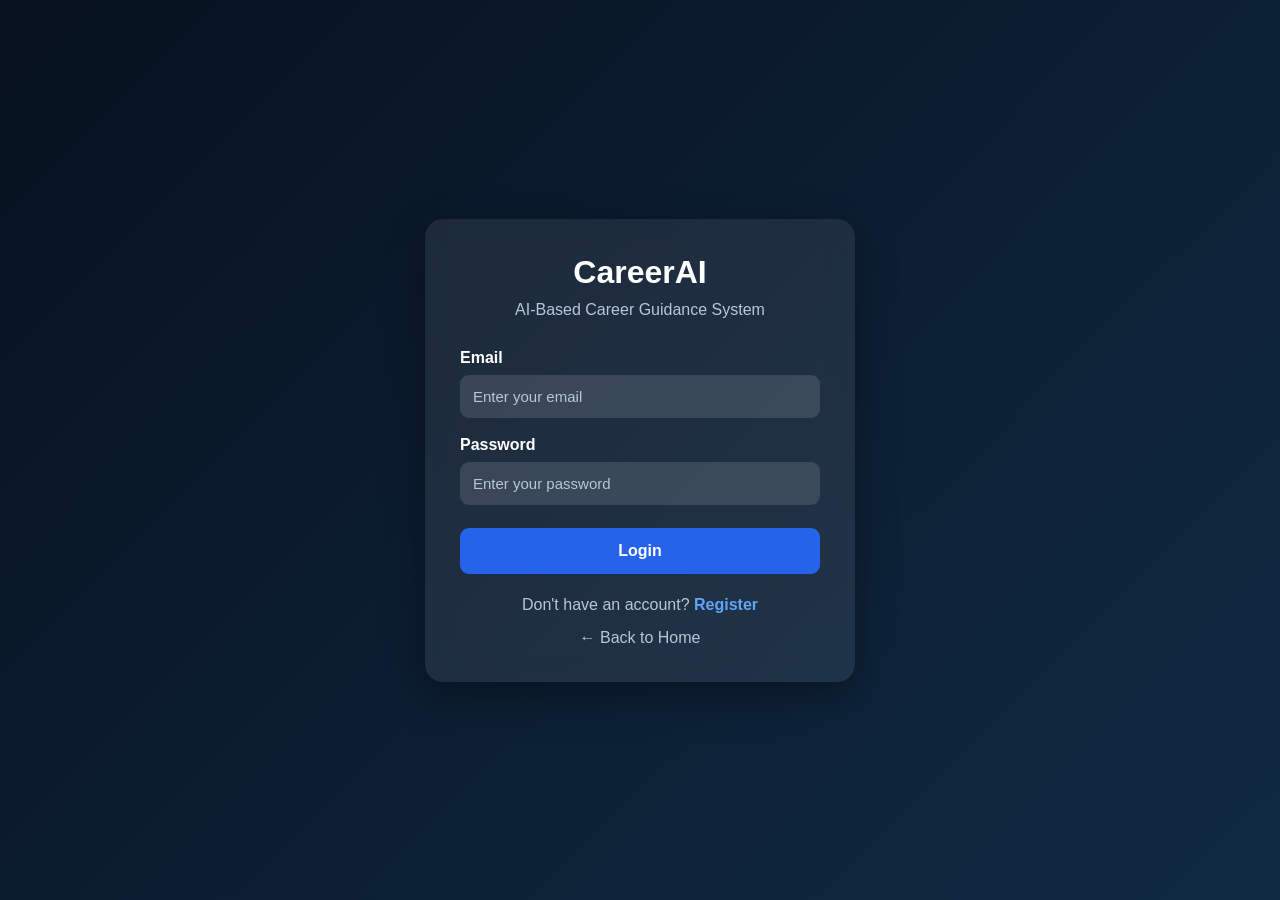
<file: login.html>
<!DOCTYPE html>
<html lang="en">
<head>
    <meta charset="UTF-8">
    <meta name="viewport" content="width=device-width, initial-scale=1.0">
    <title>CareerAI - Login</title>

    <style>
        * {
            margin: 0;
            padding: 0;
            box-sizing: border-box;
        }

        body {
            font-family: Arial, sans-serif;
            min-height: 100vh;
            display: flex;
            justify-content: center;
            align-items: center;
            background: linear-gradient(135deg, #07111f, #102a43);
            color: white;
            padding: 20px;
        }

        .login-container {
            width: 100%;
            max-width: 430px;
            background: rgba(255, 255, 255, 0.08);
            padding: 35px;
            border-radius: 18px;
            box-shadow: 0 15px 40px rgba(0, 0, 0, 0.35);
            backdrop-filter: blur(12px);
        }

        .logo {
            text-align: center;
            font-size: 32px;
            font-weight: bold;
            margin-bottom: 10px;
        }

        .subtitle {
            text-align: center;
            color: #b8c7d9;
            margin-bottom: 30px;
        }

        label {
            display: block;
            margin-bottom: 8px;
            font-weight: bold;
        }

        input {
            width: 100%;
            padding: 13px;
            margin-bottom: 18px;
            border: none;
            border-radius: 9px;
            background: rgba(255, 255, 255, 0.12);
            color: white;
            outline: none;
            font-size: 15px;
        }

        input::placeholder {
            color: #b8c7d9;
        }

        input:focus {
            outline: 2px solid #4da3ff;
        }

        button {
            width: 100%;
            padding: 14px;
            border: none;
            border-radius: 9px;
            background: #2563eb;
            color: white;
            font-size: 16px;
            font-weight: bold;
            cursor: pointer;
            margin-top: 5px;
        }

        button:hover {
            background: #1d4ed8;
        }

        .message {
            margin-top: 18px;
            text-align: center;
            font-weight: bold;
        }

        .register-link {
            text-align: center;
            margin-top: 22px;
            color: #b8c7d9;
        }

        .register-link a {
            color: #60a5fa;
            text-decoration: none;
            font-weight: bold;
        }

        .register-link a:hover {
            text-decoration: underline;
        }

        .back-link {
            display: block;
            text-align: center;
            margin-top: 15px;
            color: #b8c7d9;
            text-decoration: none;
        }

        .back-link:hover {
            color: white;
        }
    </style>
</head>

<body>

    <div class="login-container">

        <div class="logo">CareerAI</div>

        <div class="subtitle">
            AI-Based Career Guidance System
        </div>

        <form id="loginForm">

            <label for="email">Email</label>

            <input
                type="email"
                id="email"
                placeholder="Enter your email"
                required
            >

            <label for="password">Password</label>

            <input
                type="password"
                id="password"
                placeholder="Enter your password"
                required
            >

            <button type="submit">
                Login
            </button>

        </form>

        <div id="message" class="message"></div>

        <div class="register-link">
            Don't have an account?
            <a href="register.html">Register</a>
        </div>

        <a href="index.html" class="back-link">
            ← Back to Home
        </a>

    </div>

    <script>
        document
            .getElementById("loginForm")
            .addEventListener("submit", async function(event) {

                event.preventDefault();

                const email =
                    document.getElementById("email").value.trim();

                const password =
                    document.getElementById("password").value;

                const message =
                    document.getElementById("message");

                message.textContent = "Logging in...";
                message.style.color = "#b8c7d9";

                try {

                    const response = await fetch(
                        "https://careerai-r4qf.onrender.com/api/students/login",
                        {
                            method: "POST",

                            headers: {
                                "Content-Type": "application/json"
                            },

                            body: JSON.stringify({
                                email: email,
                                password: password
                            })
                        }
                    );

                    if (!response.ok) {

                        const errorText =
                            await response.text();

                        throw new Error(
                            errorText ||
                            "Invalid email or password"
                        );
                    }

                    const student =
                        await response.json();

                    localStorage.setItem(
                        "careerAIStudent",
                        JSON.stringify(student)
                    );

                    message.textContent =
                        "Login successful!";

                    message.style.color = "#4ade80";

                    setTimeout(function() {
                        window.location.href =
                            "dashboard.html";
                    }, 700);

                } catch (error) {

                    message.textContent =
                        error.message ||
                        "Login failed. Please try again.";

                    message.style.color = "#f87171";
                }

            });
    </script>

</body>
</html>
</file>
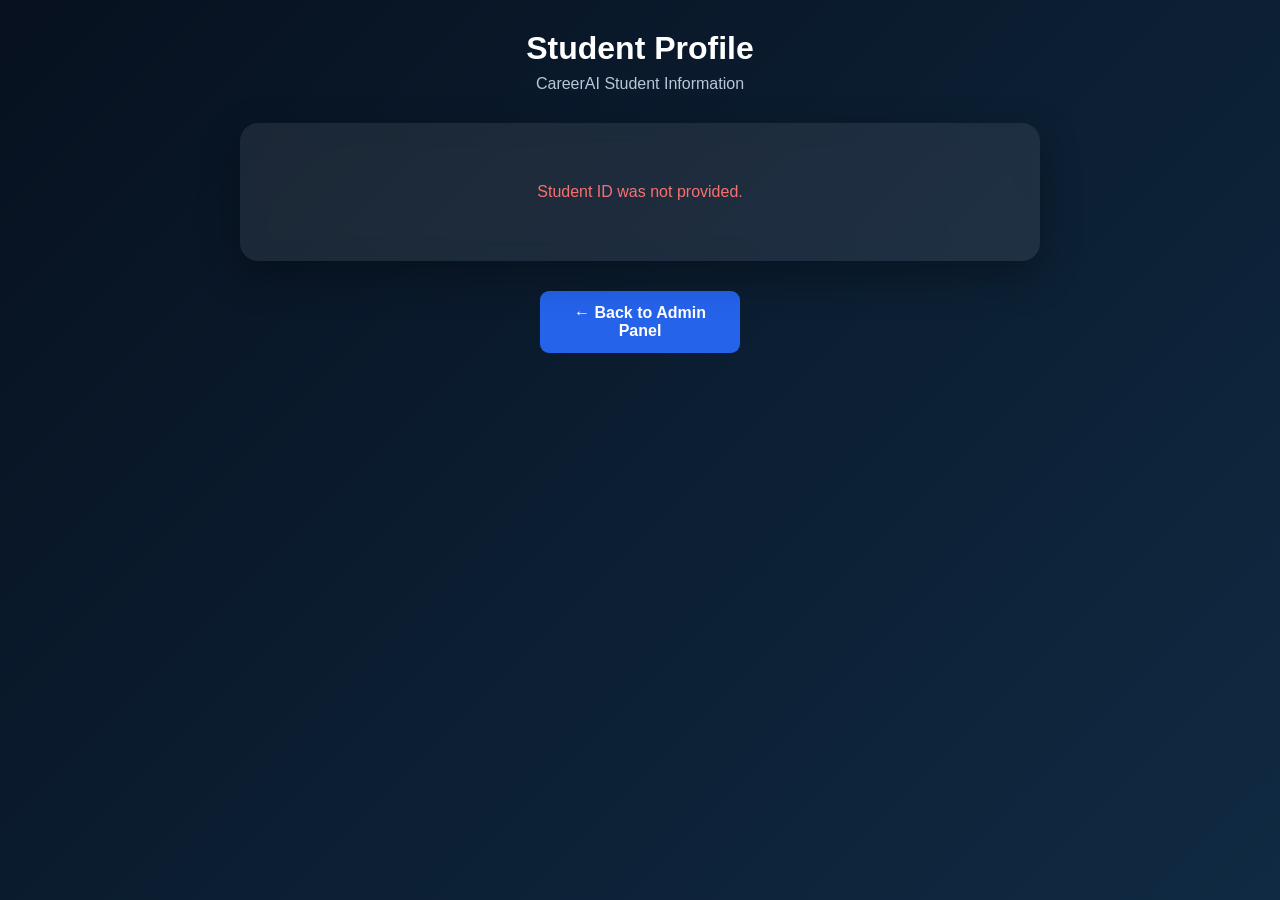
<file: profile.html>
<!DOCTYPE html>
<html lang="en">
<head>
    <meta charset="UTF-8">
    <meta name="viewport" content="width=device-width, initial-scale=1.0">

    <title>CareerAI - Student Profile</title>

    <style>
        * {
            margin: 0;
            padding: 0;
            box-sizing: border-box;
        }

        body {
            font-family: Arial, sans-serif;
            min-height: 100vh;
            background: linear-gradient(135deg, #07111f, #102a43);
            color: white;
            padding: 30px 20px;
        }

        .container {
            max-width: 800px;
            margin: auto;
        }

        .header {
            text-align: center;
            margin-bottom: 30px;
        }

        .header h1 {
            font-size: 32px;
            margin-bottom: 8px;
        }

        .header p {
            color: #b8c7d9;
        }

        .profile-card {
            background: rgba(255, 255, 255, 0.08);
            border-radius: 18px;
            padding: 30px;
            box-shadow: 0 15px 40px rgba(0, 0, 0, 0.3);
            backdrop-filter: blur(12px);
        }

        .profile-icon {
            width: 90px;
            height: 90px;
            margin: 0 auto 25px;
            border-radius: 50%;
            background: #2563eb;
            display: flex;
            align-items: center;
            justify-content: center;
            font-size: 38px;
            font-weight: bold;
        }

        .info {
            display: grid;
            grid-template-columns: repeat(2, 1fr);
            gap: 18px;
        }

        .info-box {
            background: rgba(255, 255, 255, 0.06);
            padding: 18px;
            border-radius: 12px;
        }

        .info-box .label {
            color: #8fa6bd;
            font-size: 13px;
            margin-bottom: 7px;
        }

        .info-box .value {
            font-size: 17px;
            font-weight: bold;
            word-break: break-word;
        }

        .message {
            text-align: center;
            padding: 30px;
            color: #b8c7d9;
        }

        .error {
            color: #f87171;
        }

        .back-button {
            display: block;
            width: 200px;
            margin: 30px auto 0;
            padding: 13px;
            text-align: center;
            background: #2563eb;
            color: white;
            text-decoration: none;
            border-radius: 9px;
            font-weight: bold;
        }

        .back-button:hover {
            background: #1d4ed8;
        }

        @media (max-width: 600px) {

            .info {
                grid-template-columns: 1fr;
            }

            .profile-card {
                padding: 20px;
            }

            .header h1 {
                font-size: 26px;
            }
        }
    </style>
</head>

<body>

<div class="container">

    <div class="header">
        <h1>Student Profile</h1>
        <p>CareerAI Student Information</p>
    </div>

    <div class="profile-card">

        <div id="profileContent">

            <div class="message">
                Loading student profile...
            </div>

        </div>

    </div>

    <a href="admin.html" class="back-button">
        ← Back to Admin Panel
    </a>

</div>

<script>

    async function loadStudentProfile() {

        const profileContent =
            document.getElementById("profileContent");

        const urlParams =
            new URLSearchParams(window.location.search);

        const studentId =
            urlParams.get("id");

        if (!studentId) {

            profileContent.innerHTML = `
                <div class="message error">
                    Student ID was not provided.
                </div>
            `;

            return;
        }

        try {

            const response = await fetch(
                "https://careerai-r4qf.onrender.com/api/students/"
                + encodeURIComponent(studentId)
            );

            if (!response.ok) {

                throw new Error(
                    "Student could not be found."
                );
            }

            const student =
                await response.json();

            const firstLetter =
                student.name
                    ? student.name.charAt(0).toUpperCase()
                    : "S";

            profileContent.innerHTML = `

                <div class="profile-icon">
                    ${firstLetter}
                </div>

                <div class="info">

                    <div class="info-box">
                        <div class="label">
                            Student ID
                        </div>

                        <div class="value">
                            ${student.id ?? "N/A"}
                        </div>
                    </div>

                    <div class="info-box">
                        <div class="label">
                            Full Name
                        </div>

                        <div class="value">
                            ${student.name ?? "N/A"}
                        </div>
                    </div>

                    <div class="info-box">
                        <div class="label">
                            Email
                        </div>

                        <div class="value">
                            ${student.email ?? "N/A"}
                        </div>
                    </div>

                    <div class="info-box">
                        <div class="label">
                            Course
                        </div>

                        <div class="value">
                            ${student.course ?? "N/A"}
                        </div>
                    </div>

                    <div class="info-box">
                        <div class="label">
                            Academic Percentage
                        </div>

                        <div class="value">
                            ${student.academicPercentage ?? "N/A"}%
                        </div>
                    </div>

                    <div class="info-box">
                        <div class="label">
                            Assessment
                        </div>

                        <div class="value">
                            Available through student dashboard
                        </div>
                    </div>

                </div>
            `;

        } catch (error) {

            profileContent.innerHTML = `
                <div class="message error">
                    ${error.message}
                </div>
            `;

        }
    }

    loadStudentProfile();

</script>

</body>
</html>
</file>
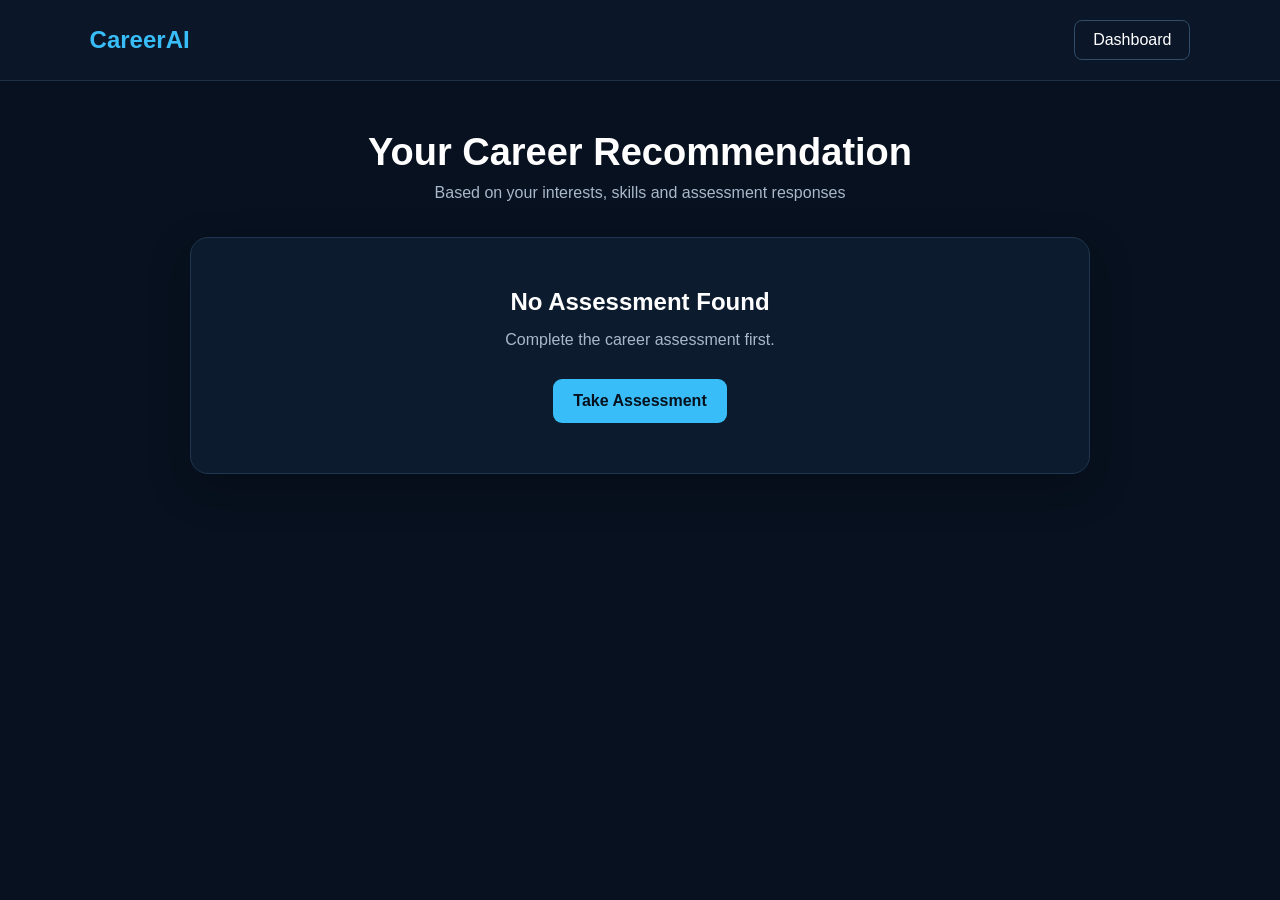
<file: recommendations.html>
<!DOCTYPE html>
<html lang="en">
<head>
    <meta charset="UTF-8">
    <meta name="viewport" content="width=device-width, initial-scale=1.0">
    <title>Career Recommendations - CareerAI</title>

    <style>
        *{
            box-sizing:border-box;
            margin:0;
            padding:0;
        }

        body{
            font-family:Arial,sans-serif;
            background:#07111f;
            color:white;
            min-height:100vh;
        }

        .navbar{
            padding:20px 7%;
            display:flex;
            justify-content:space-between;
            align-items:center;
            background:#0b1728;
            border-bottom:1px solid #1d3048;
        }

        .logo{
            font-size:24px;
            font-weight:bold;
            color:#38bdf8;
        }

        .back{
            color:white;
            text-decoration:none;
            padding:10px 18px;
            border:1px solid #334b66;
            border-radius:8px;
        }

        .container{
            width:90%;
            max-width:900px;
            margin:50px auto;
        }

        .hero{
            text-align:center;
            margin-bottom:35px;
        }

        .hero h1{
            font-size:38px;
            margin-bottom:10px;
        }

        .hero p{
            color:#a9b8ca;
        }

        .card{
            background:#0d1b2e;
            border:1px solid #203650;
            border-radius:18px;
            padding:30px;
            margin-bottom:25px;
            box-shadow:0 15px 40px rgba(0,0,0,.25);
        }

        .career-name{
            font-size:30px;
            color:#38bdf8;
            margin-bottom:18px;
        }

        .score{
            font-size:20px;
            margin-bottom:15px;
        }

        .bar{
            width:100%;
            height:12px;
            background:#1d3048;
            border-radius:20px;
            overflow:hidden;
            margin-bottom:25px;
        }

        .progress{
            height:100%;
            background:#38bdf8;
            width:0;
            transition:1s ease;
        }

        .section-title{
            font-size:20px;
            margin-bottom:12px;
            color:#e5f3ff;
        }

        .description{
            color:#b9c8d9;
            line-height:1.7;
            margin-bottom:25px;
        }

        .skills{
            display:flex;
            flex-wrap:wrap;
            gap:10px;
        }

        .skill{
            background:#142943;
            border:1px solid #294665;
            padding:9px 14px;
            border-radius:20px;
            color:#d9efff;
        }

        .actions{
            display:flex;
            gap:15px;
            flex-wrap:wrap;
            margin-top:30px;
        }

        .btn{
            text-decoration:none;
            padding:13px 20px;
            border-radius:9px;
            font-weight:bold;
        }

        .primary{
            background:#38bdf8;
            color:#06111d;
        }

        .secondary{
            border:1px solid #38526d;
            color:white;
        }

        .empty{
            text-align:center;
            padding:50px 20px;
        }

        @media(max-width:600px){

            .hero h1{
                font-size:30px;
            }

            .career-name{
                font-size:25px;
            }

            .card{
                padding:22px;
            }
        }
    </style>
</head>

<body>

<nav class="navbar">
    <div class="logo">CareerAI</div>
    <a href="dashboard.html" class="back">Dashboard</a>
</nav>

<div class="container">

    <div class="hero">
        <h1>Your Career Recommendation</h1>
        <p>Based on your interests, skills and assessment responses</p>
    </div>

    <div id="result"></div>

</div>

<script>

const assessmentData =
    localStorage.getItem("careerAIAssessment");

const resultContainer =
    document.getElementById("result");

if(!assessmentData){

    resultContainer.innerHTML = `
        <div class="card empty">
            <h2>No Assessment Found</h2>
            <p style="margin-top:15px;color:#a9b8ca;">
                Complete the career assessment first.
            </p>

            <div class="actions" style="justify-content:center;">
                <a href="assessment.html" class="btn primary">
                    Take Assessment
                </a>
            </div>
        </div>
    `;

}else{

    const assessment =
        JSON.parse(assessmentData);

    const career = assessment.career || "Career Recommendation";
    const score = Number(assessment.score || 0);
    const description =
        assessment.description ||
        "A suitable career path based on your assessment.";

    const skills =
        Array.isArray(assessment.skills)
            ? assessment.skills
            : [];

    resultContainer.innerHTML = `

        <div class="card">

            <div class="career-name">
                ${career}
            </div>

            <div class="score">
                Match Score: <strong>${score}%</strong>
            </div>

            <div class="bar">
                <div
                    class="progress"
                    id="progress">
                </div>
            </div>

            <div class="section-title">
                Career Overview
            </div>

            <div class="description">
                ${description}
            </div>

            <div class="section-title">
                Recommended Skills
            </div>

            <div class="skills">

                ${
                    skills.length
                    ?
                    skills.map(skill => `
                        <span class="skill">
                            ${skill}
                        </span>
                    `).join("")
                    :
                    `
                        <span class="skill">
                            Problem Solving
                        </span>

                        <span class="skill">
                            Communication
                        </span>

                        <span class="skill">
                            Critical Thinking
                        </span>
                    `
                }

            </div>

            <div class="actions">

                <a
                    href="roadmap.html"
                    class="btn primary">
                    View Career Roadmap
                </a>

                <a
                    href="assessment.html"
                    class="btn secondary">
                    Retake Assessment
                </a>

            </div>

        </div>
    `;

    setTimeout(function(){

        document.getElementById("progress").style.width =
            Math.min(Math.max(score,0),100) + "%";

    },100);
}

</script>

</body>
</html>
</file>
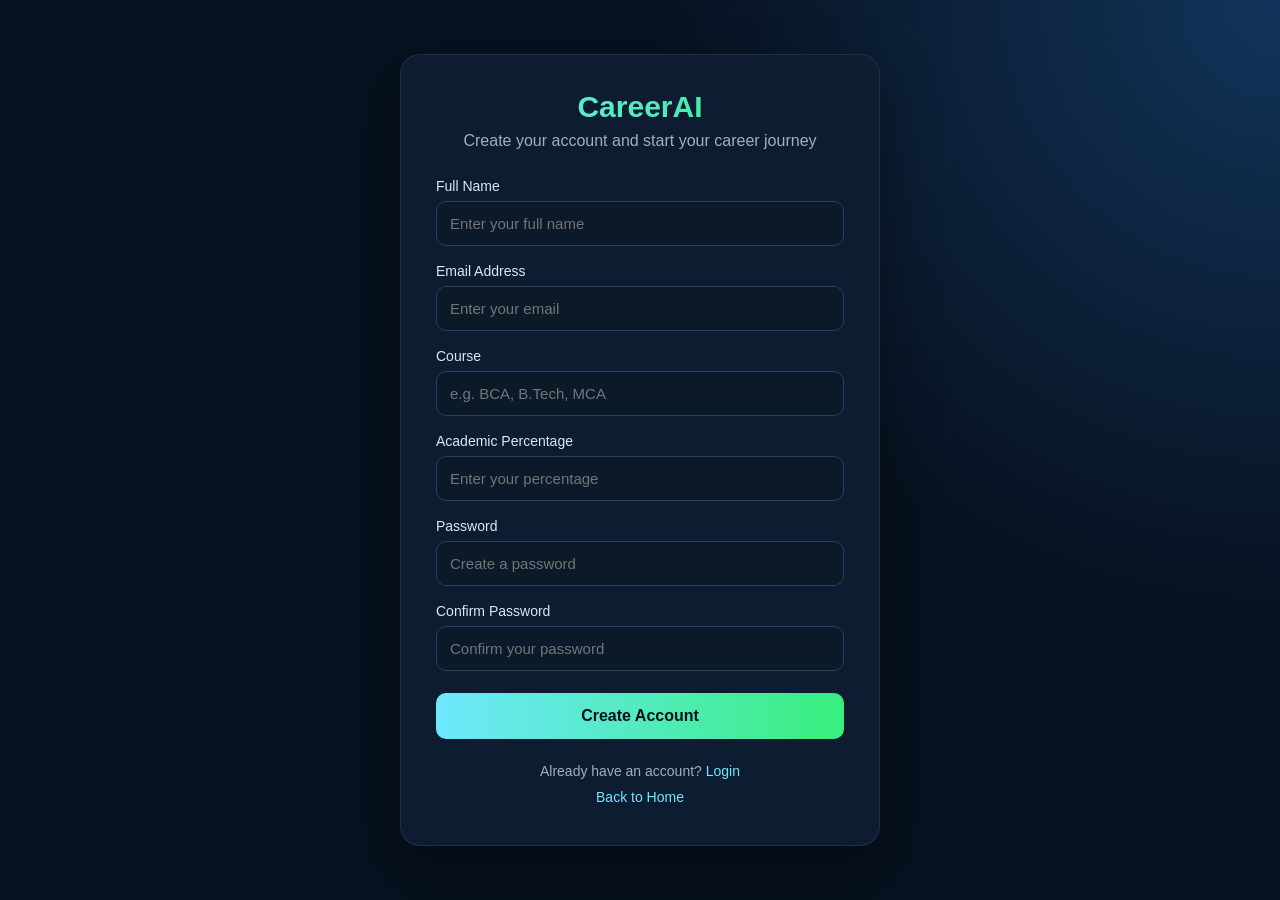
<file: register.html>
<!DOCTYPE html>
<html lang="en">
<head>
<meta charset="UTF-8">
<meta name="viewport" content="width=device-width, initial-scale=1.0">
<title>Register | CareerAI</title>

<style>
*{box-sizing:border-box;margin:0;padding:0}

body{
    font-family:Arial,sans-serif;
    background:
        radial-gradient(circle at top right,#12345a,transparent 40%),
        #07111f;
    color:#fff;
    min-height:100vh;
    display:flex;
    justify-content:center;
    align-items:center;
    padding:20px;
}

.container{
    width:100%;
    max-width:480px;
    background:rgba(15,30,50,.92);
    border:1px solid rgba(255,255,255,.08);
    border-radius:20px;
    padding:35px;
    box-shadow:0 25px 60px rgba(0,0,0,.35);
}

.logo{
    text-align:center;
    font-size:30px;
    font-weight:800;
    margin-bottom:8px;
    background:linear-gradient(90deg,#6ee7ff,#38ef7d);
    background-clip:text;
    -webkit-background-clip:text;
    -webkit-text-fill-color:transparent;
}

.subtitle{
    text-align:center;
    color:#9fb0c3;
    margin-bottom:28px;
}

.form-group{
    margin-bottom:17px;
}

label{
    display:block;
    margin-bottom:7px;
    color:#dbe7f3;
    font-size:14px;
}

input,select{
    width:100%;
    padding:13px;
    border-radius:10px;
    border:1px solid #29415c;
    background:#0b1929;
    color:#fff;
    outline:none;
    font-size:15px;
}

input:focus,select:focus{
    border-color:#6ee7ff;
    box-shadow:0 0 0 3px rgba(110,231,255,.08);
}

select option{
    background:#0b1929;
    color:#fff;
}

button{
    width:100%;
    border:none;
    padding:14px;
    border-radius:10px;
    background:linear-gradient(90deg,#6ee7ff,#38ef7d);
    color:#06101b;
    font-weight:800;
    font-size:16px;
    cursor:pointer;
    margin-top:5px;
}

button:disabled{
    opacity:.6;
    cursor:not-allowed;
}

.message{
    display:none;
    margin-top:18px;
    padding:12px;
    border-radius:10px;
    text-align:center;
    font-size:14px;
}

.success{
    display:block;
    background:rgba(56,239,125,.12);
    border:1px solid rgba(56,239,125,.3);
    color:#7ff0a5;
}

.error{
    display:block;
    background:rgba(255,80,80,.12);
    border:1px solid rgba(255,80,80,.3);
    color:#ff9696;
}

.links{
    text-align:center;
    margin-top:20px;
    color:#9fb0c3;
    font-size:14px;
    line-height:1.8;
}

.links a{
    color:#6ee7ff;
    text-decoration:none;
}

.links a:hover{
    text-decoration:underline;
}
</style>
</head>

<body>

<div class="container">

    <div class="logo">CareerAI</div>

    <p class="subtitle">
        Create your account and start your career journey
    </p>

    <form id="registerForm">

        <div class="form-group">
            <label for="name">Full Name</label>
            <input
                type="text"
                id="name"
                placeholder="Enter your full name"
                required
            >
        </div>

        <div class="form-group">
            <label for="email">Email Address</label>
            <input
                type="email"
                id="email"
                placeholder="Enter your email"
                required
            >
        </div>

        <div class="form-group">
            <label for="course">Course</label>
            <input
                type="text"
                id="course"
                placeholder="e.g. BCA, B.Tech, MCA"
                required
            >
        </div>

        <div class="form-group">
            <label for="academicPercentage">
                Academic Percentage
            </label>
            <input
                type="number"
                id="academicPercentage"
                placeholder="Enter your percentage"
                min="0"
                max="100"
                step="0.01"
                required
            >
        </div>

        <div class="form-group">
            <label for="password">Password</label>
            <input
                type="password"
                id="password"
                placeholder="Create a password"
                required
            >
        </div>

        <div class="form-group">
            <label for="confirmPassword">
                Confirm Password
            </label>
            <input
                type="password"
                id="confirmPassword"
                placeholder="Confirm your password"
                required
            >
        </div>

        <button type="submit" id="registerButton">
            Create Account
        </button>

    </form>

    <div id="message" class="message"></div>

    <div class="links">
        Already have an account?
        <a href="login.html">Login</a>

        <br>

        <a href="../index.html">Back to Home</a>
    </div>

</div>

<script>
const form = document.getElementById("registerForm");
const button = document.getElementById("registerButton");
const message = document.getElementById("message");

form.addEventListener("submit", async function(event){

    event.preventDefault();

    message.className = "message";
    message.textContent = "";

    const name =
        document.getElementById("name").value.trim();

    const email =
        document.getElementById("email").value.trim();

    const course =
        document.getElementById("course").value.trim();

    const academicPercentage =
        parseFloat(
            document.getElementById("academicPercentage").value
        );

    const password =
        document.getElementById("password").value;

    const confirmPassword =
        document.getElementById("confirmPassword").value;

    if(password !== confirmPassword){

        message.className = "message error";
        message.textContent = "Passwords do not match.";
        return;
    }

    if(
        isNaN(academicPercentage) ||
        academicPercentage < 0 ||
        academicPercentage > 100
    ){

        message.className = "message error";
        message.textContent =
            "Please enter a percentage between 0 and 100.";
        return;
    }

    button.disabled = true;
    button.textContent = "Creating Account...";

    try{

        const response = await fetch(
            "https://careerai-r4qf.onrender.com/api/students/register",
            {
                method:"POST",
                headers:{
                    "Content-Type":"application/json"
                },
                body:JSON.stringify({
                    name:name,
                    email:email,
                    password:password,
                    course:course,
                    academicPercentage:academicPercentage
                })
            }
        );

        if(!response.ok){

            const errorText =
                await response.text();

            throw new Error(
                errorText || "Registration failed."
            );
        }

        const student =
            await response.json();

        message.className =
            "message success";

        message.textContent =
            "Registration successful! Your Student ID is " +
            student.id;

        form.reset();

    }catch(error){

        message.className =
            "message error";

        if(error.message === "Failed to fetch"){

            message.textContent =
                "Unable to connect to CareerAI server. Please try again.";

        }else{

            message.textContent =
                "Registration failed. Please try again.";

        }

        console.error(error);

    }finally{

        button.disabled = false;
        button.textContent = "Create Account";
    }

});
</script>

</body>
</html>
</file>
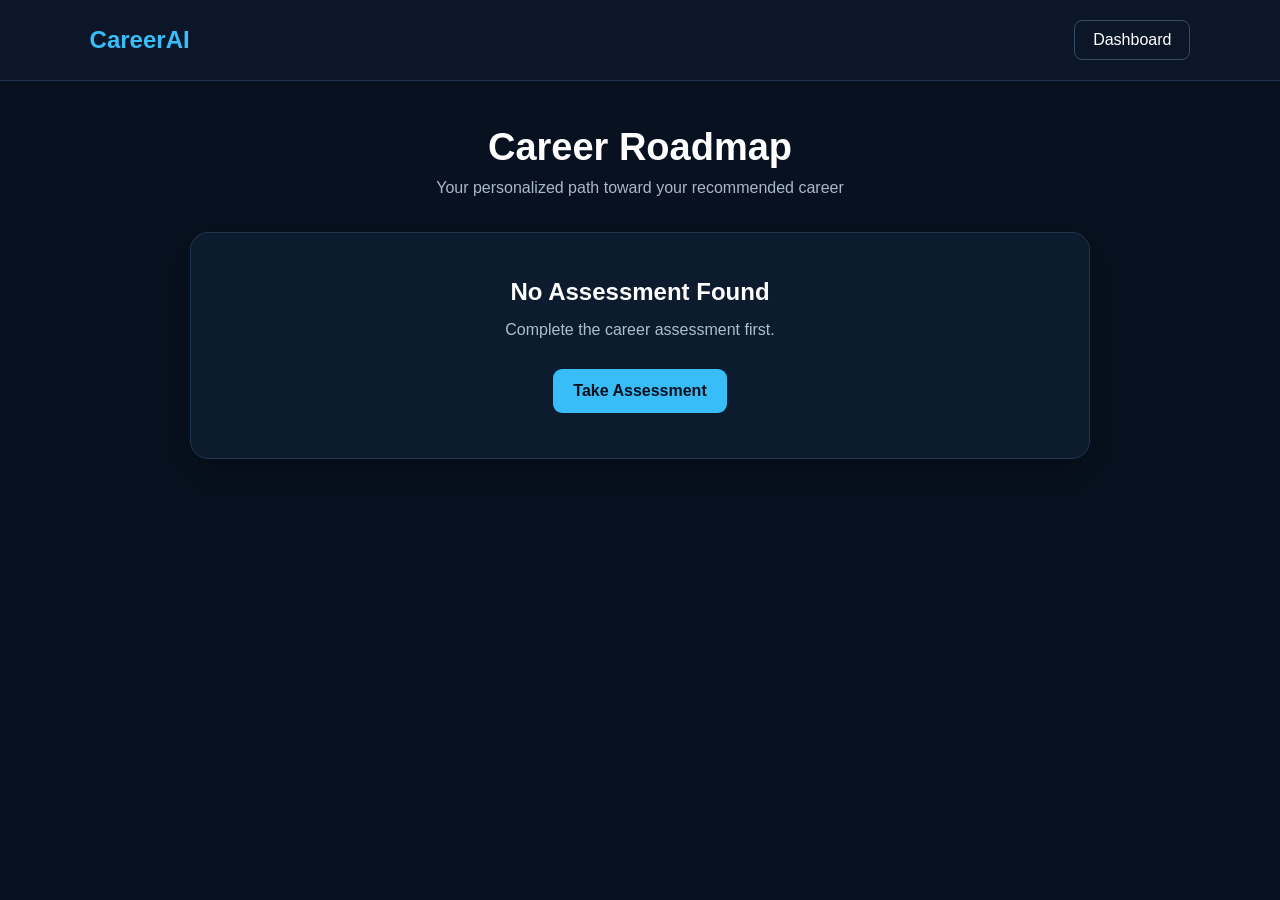
<file: roadmap.html>
<!DOCTYPE html>
<html lang="en">
<head>
    <meta charset="UTF-8">
    <meta name="viewport" content="width=device-width, initial-scale=1.0">

    <title>Career Roadmap - CareerAI</title>

    <style>

        *{
            margin:0;
            padding:0;
            box-sizing:border-box;
        }

        body{
            font-family:Arial,sans-serif;
            background:#07111f;
            color:white;
            min-height:100vh;
        }

        .navbar{
            padding:20px 7%;
            display:flex;
            justify-content:space-between;
            align-items:center;
            background:#0b1728;
            border-bottom:1px solid #203650;
        }

        .logo{
            font-size:24px;
            font-weight:bold;
            color:#38bdf8;
        }

        .back{
            color:white;
            text-decoration:none;
            padding:10px 18px;
            border:1px solid #334b66;
            border-radius:8px;
        }

        .container{
            width:90%;
            max-width:900px;
            margin:45px auto;
        }

        .hero{
            text-align:center;
            margin-bottom:35px;
        }

        .hero h1{
            font-size:38px;
            margin-bottom:10px;
        }

        .hero p{
            color:#a9b8ca;
        }

        .card{
            background:#0d1b2e;
            border:1px solid #203650;
            border-radius:18px;
            padding:30px;
            margin-bottom:25px;
            box-shadow:0 15px 40px rgba(0,0,0,.25);
        }

        .career-name{
            color:#38bdf8;
            font-size:30px;
            margin-bottom:30px;
        }

        .step{
            display:flex;
            gap:18px;
            margin-bottom:25px;
        }

        .number{
            min-width:42px;
            height:42px;
            border-radius:50%;
            background:#38bdf8;
            color:#06111d;
            display:flex;
            align-items:center;
            justify-content:center;
            font-weight:bold;
        }

        .step h3{
            margin-bottom:7px;
        }

        .step p{
            color:#aebed0;
            line-height:1.6;
        }

        .section-title{
            font-size:20px;
            margin:30px 0 15px;
        }

        .skills{
            display:flex;
            flex-wrap:wrap;
            gap:10px;
        }

        .skill{
            background:#142943;
            border:1px solid #294665;
            padding:9px 14px;
            border-radius:20px;
            color:#d9efff;
        }

        .btn{
            display:inline-block;
            margin-top:30px;
            padding:13px 20px;
            border-radius:9px;
            background:#38bdf8;
            color:#06111d;
            text-decoration:none;
            font-weight:bold;
        }

        .empty{
            text-align:center;
            padding:45px 20px;
        }

        @media(max-width:600px){

            .hero h1{
                font-size:30px;
            }

            .career-name{
                font-size:25px;
            }

            .card{
                padding:22px;
            }

        }

    </style>
</head>

<body>

<nav class="navbar">

    <div class="logo">
        CareerAI
    </div>

    <a href="dashboard.html" class="back">
        Dashboard
    </a>

</nav>


<div class="container">

    <div class="hero">

        <h1>
            Career Roadmap
        </h1>

        <p>
            Your personalized path toward your recommended career
        </p>

    </div>


    <div id="roadmap"></div>

</div>


<script>

const assessmentData =
    localStorage.getItem("careerAIAssessment");


const roadmapContainer =
    document.getElementById("roadmap");


const roadmaps = {

    "Software Developer": {

        steps:[
            "Learn programming fundamentals",
            "Build web and software projects",
            "Learn databases and APIs",
            "Practice Data Structures and Algorithms",
            "Build a professional project portfolio"
        ],

        skills:[
            "Programming",
            "Java",
            "Python",
            "Web Development",
            "SQL",
            "Problem Solving"
        ]

    },


    "Data Analyst": {

        steps:[
            "Learn Excel and data fundamentals",
            "Learn SQL and statistics",
            "Practice data cleaning",
            "Learn data visualization",
            "Build data analysis projects"
        ],

        skills:[
            "Statistics",
            "Excel",
            "SQL",
            "Data Analysis",
            "Visualization",
            "Critical Thinking"
        ]

    },


    "AI / Machine Learning Engineer": {

        steps:[
            "Learn Python and mathematics",
            "Study statistics and machine learning",
            "Practice with datasets",
            "Learn deep learning concepts",
            "Build AI and machine learning projects"
        ],

        skills:[
            "Python",
            "Machine Learning",
            "Mathematics",
            "Statistics",
            "Data Science",
            "Problem Solving"
        ]

    },


    "Cybersecurity Specialist": {

        steps:[
            "Learn computer networking",
            "Learn Linux fundamentals",
            "Study cybersecurity concepts",
            "Practice security analysis",
            "Build cybersecurity projects"
        ],

        skills:[
            "Networking",
            "Linux",
            "Cybersecurity",
            "Security Analysis",
            "Problem Solving",
            "Risk Management"
        ]

    },


    "UI/UX Designer": {

        steps:[
            "Learn design principles",
            "Study UI and UX research",
            "Learn wireframing and prototyping",
            "Create mobile and web designs",
            "Build a professional design portfolio"
        ],

        skills:[
            "UI Design",
            "UX Research",
            "Wireframing",
            "Prototyping",
            "Creativity",
            "Communication"
        ]

    },


    "Cloud Engineer": {

        steps:[
            "Learn Linux and networking",
            "Study cloud computing fundamentals",
            "Learn AWS, Azure or Google Cloud",
            "Practice DevOps and deployment",
            "Build cloud infrastructure projects"
        ],

        skills:[
            "Cloud Computing",
            "Networking",
            "Linux",
            "DevOps",
            "Security",
            "Problem Solving"
        ]

    },


    "Doctor / Medical Professional": {

        steps:[
            "Build strong Biology and Chemistry knowledge",
            "Prepare for medical entrance examinations",
            "Complete medical education",
            "Develop clinical skills",
            "Complete internship and specialization"
        ],

        skills:[
            "Biology",
            "Anatomy",
            "Clinical Reasoning",
            "Patient Care",
            "Communication",
            "Decision Making"
        ]

    },


    "Nurse": {

        steps:[
            "Build Biology and healthcare knowledge",
            "Complete nursing education",
            "Develop clinical skills",
            "Gain hospital experience",
            "Pursue nursing specialization"
        ],

        skills:[
            "Patient Care",
            "Communication",
            "Empathy",
            "Clinical Skills",
            "Teamwork",
            "Attention to Detail"
        ]

    },


    "Pharmacist": {

        steps:[
            "Strengthen Chemistry and Biology",
            "Study pharmacy fundamentals",
            "Learn pharmacology and medicines",
            "Complete practical training",
            "Gain pharmacy experience"
        ],

        skills:[
            "Pharmacology",
            "Chemistry",
            "Biology",
            "Medicine Knowledge",
            "Accuracy",
            "Patient Counselling"
        ]

    },


    "Medical Laboratory Technologist": {

        steps:[
            "Study Biology and Chemistry",
            "Learn laboratory techniques",
            "Practice diagnostic testing",
            "Develop scientific analysis skills",
            "Gain clinical laboratory experience"
        ],

        skills:[
            "Biology",
            "Chemistry",
            "Laboratory Techniques",
            "Scientific Reasoning",
            "Data Analysis",
            "Accuracy"
        ]

    },


    "Physiotherapist": {

        steps:[
            "Study Biology and Human Anatomy",
            "Learn exercise and rehabilitation science",
            "Develop patient-care skills",
            "Complete clinical training",
            "Gain rehabilitation experience"
        ],

        skills:[
            "Human Anatomy",
            "Exercise Science",
            "Patient Care",
            "Communication",
            "Observation",
            "Empathy"
        ]

    },


    "Biotechnology / Life Science Professional": {

        steps:[
            "Build Biology and Chemistry fundamentals",
            "Study biotechnology and genetics",
            "Learn laboratory techniques",
            "Participate in research projects",
            "Develop a life-science specialization"
        ],

        skills:[
            "Biology",
            "Genetics",
            "Laboratory Techniques",
            "Research",
            "Data Analysis",
            "Scientific Reasoning"
        ]

    },


    "Teacher / Educator": {

        steps:[
            "Develop strong subject knowledge",
            "Study teaching and learning methods",
            "Practice communication and presentation",
            "Gain classroom experience",
            "Pursue teaching certification"
        ],

        skills:[
            "Communication",
            "Teaching",
            "Presentation",
            "Subject Knowledge",
            "Patience",
            "Classroom Management"
        ]

    },


    "Lecturer / Academic Researcher": {

        steps:[
            "Build strong subject expertise",
            "Complete higher education",
            "Develop academic writing skills",
            "Conduct academic research",
            "Publish research and teach"
        ],

        skills:[
            "Research",
            "Teaching",
            "Academic Writing",
            "Communication",
            "Critical Thinking",
            "Subject Expertise"
        ]

    },


    "Business Analyst": {

        steps:[
            "Learn business fundamentals",
            "Develop data analysis skills",
            "Learn SQL and visualization",
            "Study business processes",
            "Build analytical projects"
        ],

        skills:[
            "Data Analysis",
            "Communication",
            "Problem Solving",
            "Business Knowledge",
            "Critical Thinking",
            "Documentation"
        ]

    },


    "Research Scientist": {

        steps:[
            "Build strong science fundamentals",
            "Learn scientific research methods",
            "Develop laboratory skills",
            "Conduct research projects",
            "Publish findings and specialize"
        ],

        skills:[
            "Research",
            "Scientific Method",
            "Biology",
            "Laboratory Skills",
            "Data Analysis",
            "Critical Thinking"
        ]

    }

};


if(!assessmentData){

    roadmapContainer.innerHTML = `

        <div class="card empty">

            <h2>
                No Assessment Found
            </h2>

            <p style="margin-top:15px;color:#aebed0;">
                Complete the career assessment first.
            </p>

            <a
                href="assessment.html"
                class="btn">

                Take Assessment

            </a>

        </div>

    `;

}else{

    const assessment =
        JSON.parse(assessmentData);


    const career =
        assessment.career;


    const roadmap =
        roadmaps[career];


    if(!roadmap){

        roadmapContainer.innerHTML = `

            <div class="card empty">

                <h2>
                    Roadmap Not Available
                </h2>

                <p style="margin-top:15px;color:#aebed0;">
                    Please retake the assessment.
                </p>

                <a
                    href="assessment.html"
                    class="btn">

                    Retake Assessment

                </a>

            </div>

        `;

    }else{

        roadmapContainer.innerHTML = `

            <div class="card">

                <div class="career-name">
                    ${career}
                </div>


                ${roadmap.steps.map(
                    function(step,index){

                        return `

                            <div class="step">

                                <div class="number">
                                    ${index + 1}
                                </div>

                                <div>

                                    <h3>
                                        ${step}
                                    </h3>

                                    <p>
                                        Focus on this stage to build the knowledge and experience required for your career.
                                    </p>

                                </div>

                            </div>

                        `;

                    }
                ).join("")}


                <div class="section-title">
                    Key Skills
                </div>


                <div class="skills">

                    ${roadmap.skills.map(
                        function(skill){

                            return `

                                <span class="skill">
                                    ${skill}
                                </span>

                            `;

                        }
                    ).join("")}

                </div>


                <a
                    href="recommendations.html"
                    class="btn">

                    Back to Recommendation

                </a>

            </div>

        `;

    }

}

</script>

</body>
</html>
</file>
